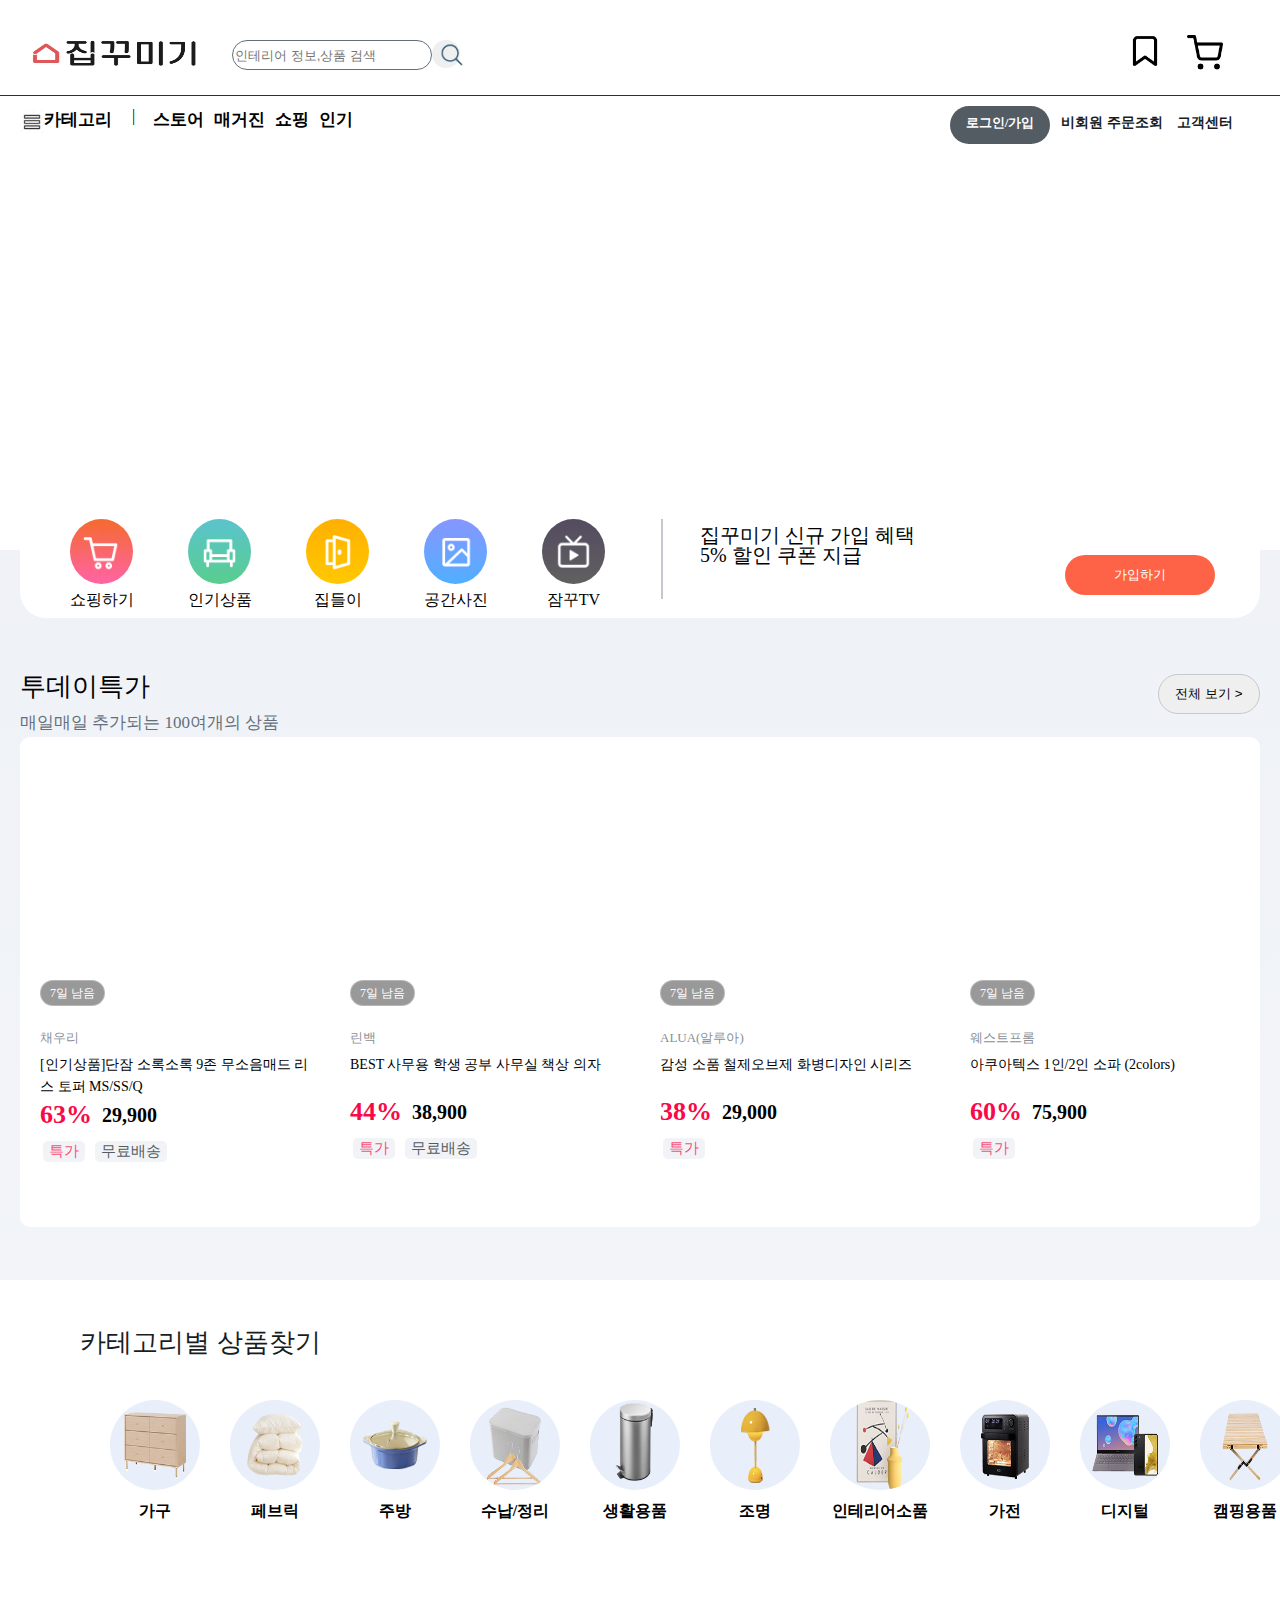
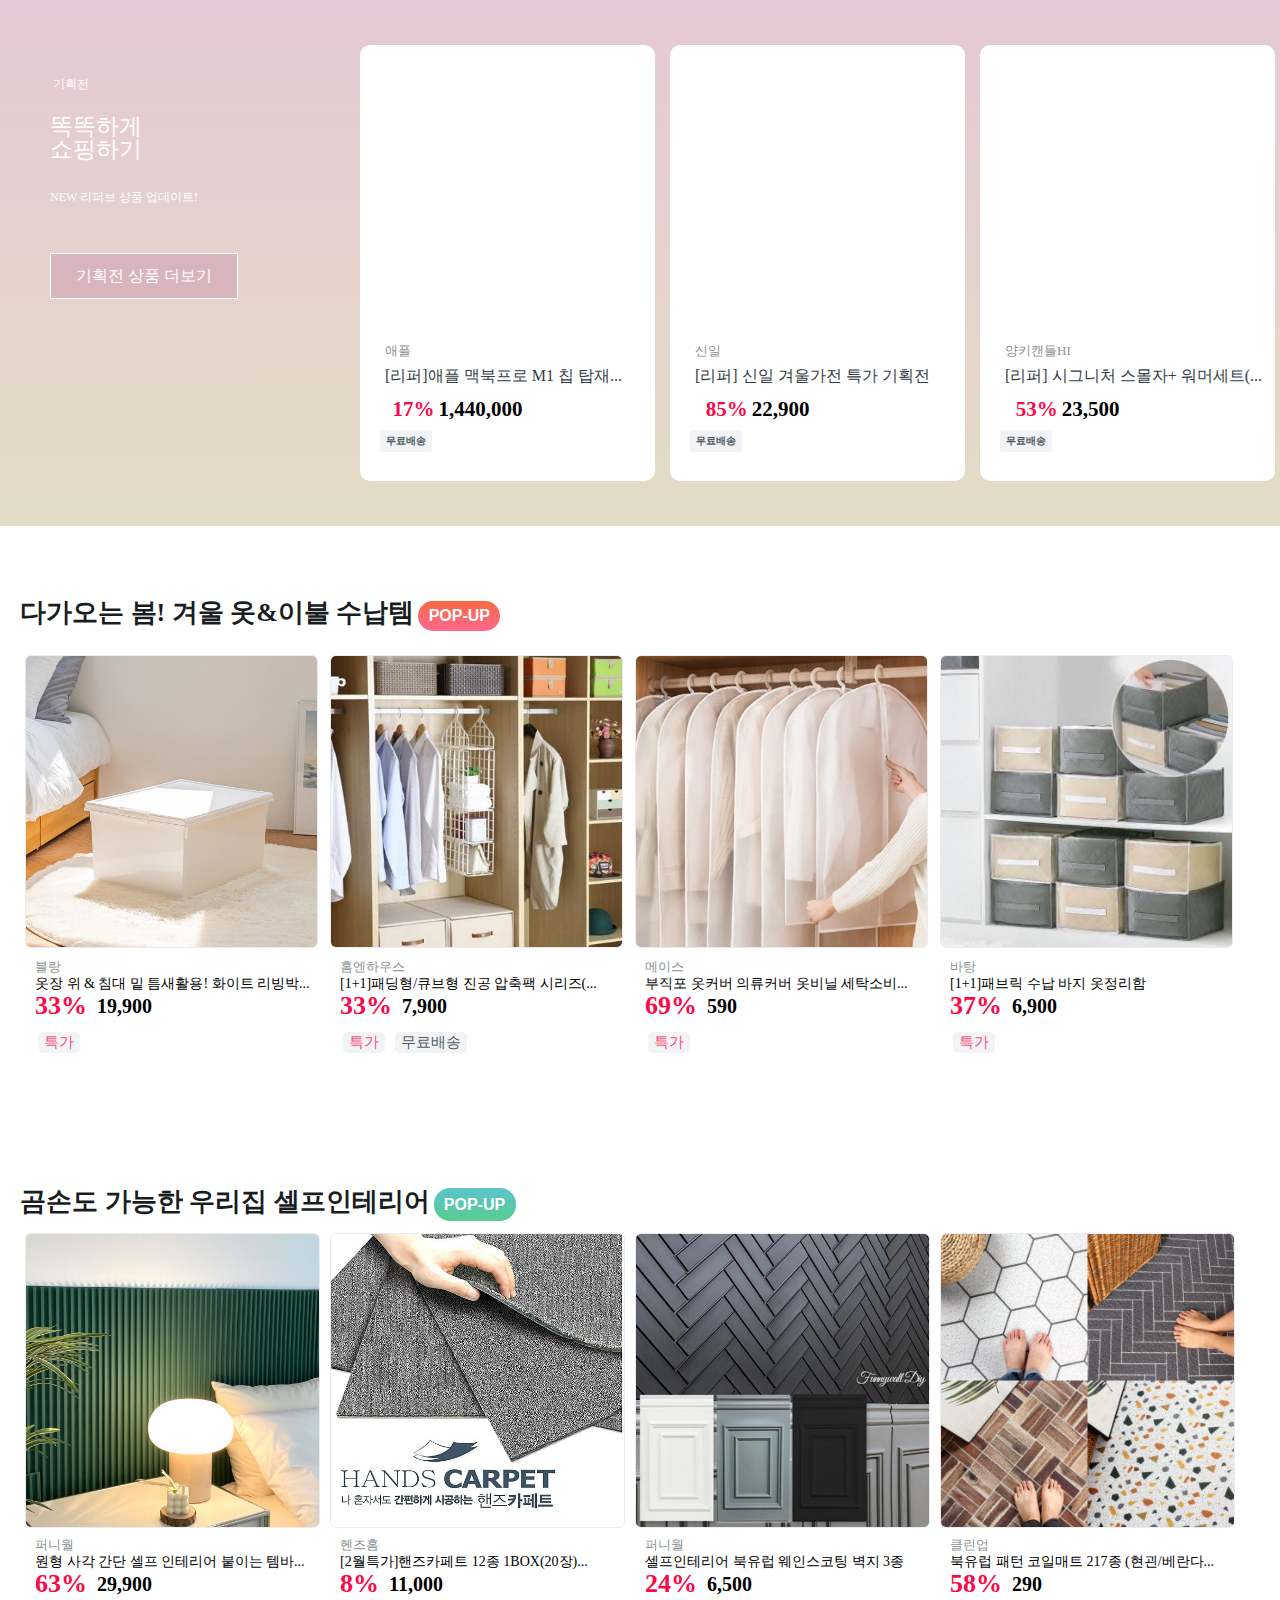
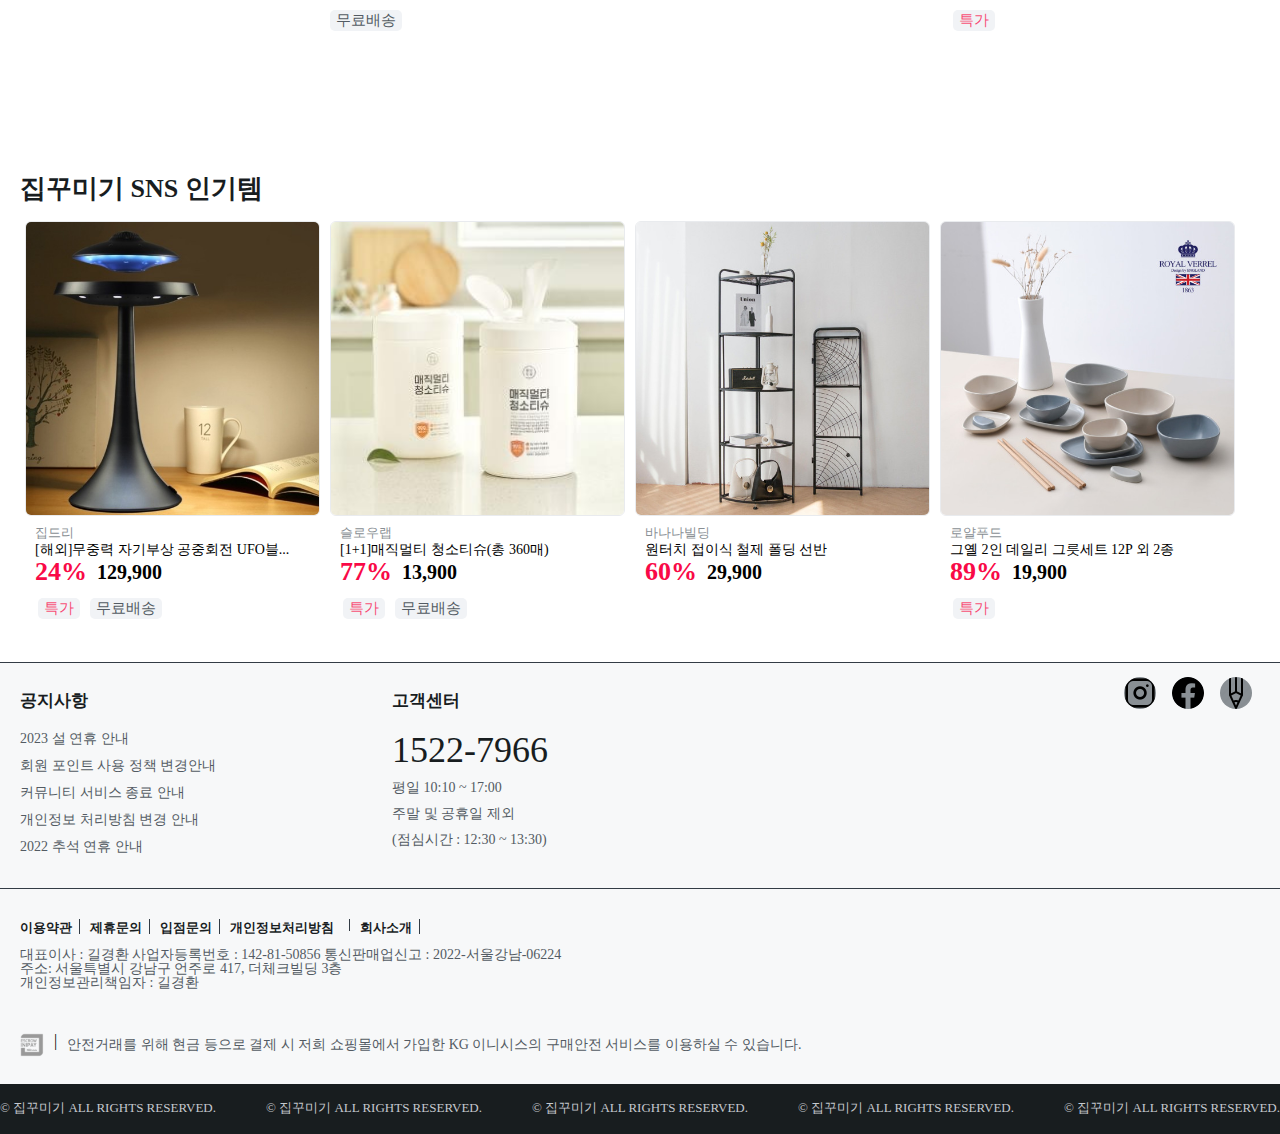
<file: index.html>
<!DOCTYPE html>
<!-- saved from url=(0067)file:///D:/%ED%8F%AC%ED%8A%B8%ED%8F%B4%EB%A6%AC%EC%98%A4/HOUSE.html -->
<html lang="en"><head><meta http-equiv="Content-Type" content="text/html; charset=UTF-8">
    
    <meta http-equiv="X-UA-Compatible" content="IE=edge">
    <meta name="viewport" content="width=device-width, initial-scale=1.0">
    <title>portfolio 집꾸미기</title>
    <link href="css/reset.css" rel="stylesheet">
    <link href="css/main.css" rel="stylesheet">
    <link href="css/common.css" rel="stylesheet">
</head>

<body>
    <header>
        <div id="headertop">
        <div id="logo">
            <a href="#"><img src="img/img_logo/logo.jpg" alt="집 꾸미기 로고"></a>
        </div>
        <div id="search">
            <button>
                <img src="img/img_head/head-img-magnifier.jpg" alt="돋보기">
            </button>
            <input type="text" Placeholder="인테리어 정보,상품 검색">
        </div>
        <div id="category">
            <a href="sub.html" targer="_self"><img src="img/img_head/head-img-bookmark.jpg" alt="북마크"></a>
        </div>
        <div id="showping">
            <a href="sub.html" targer="_self"><img src="img/img_head/head-img-showpping.jpg" alt="쇼핑"></a>
        </div>
        </div>
        <div id="line">
        </div>
        <div id="headerbottom">
            <nav>
                <ul>
                    <div class="navhead">
                        <img src="img/img_nav/nav-img.jpg" alt="카테고리그림">
                    </div>
                    <li><a href="sub.html" target="_self"><b>카테고리</b></a></li>
                    <div class="slash">|</div>
                    <li><a href="sub.html" target="_self"><b>스토어</b></a></li>
                    <li><a href="sub.html" target="_self"><b>매거진</b></a></li>
                    <li><a href="sub.html" target="_self"><b>쇼핑</b></a></li>
                    <li><a href="sub.html" target="_self"><b>인기</b></a></li>
                </ul>
            </nav>
        <div id="headerright">
            <a href="join.html" targer="_self">
                <div class="headerright1">
                    <span>로그인/가입</span>
                </div>
            </a>
            <a href="login.html" targer="_self">
                <div class="headerright2">
                    <span>비회원 주문조회</span>
                </div>
            </a>
            <a href="sub.html" targer="_self">
                <div class="headerright3">
                    <span>고객센터</span>
                </div>
            </a>
        </div>
        </div>
    </header>


    <div id="slider">
    </div>

    
    <section>
        <div id="section1">
            <div id="section1left">
                <div class="showpping">
                    <a href="sub.html" targer="_self"><img src="img/img_section1/section1-showpping.jpg" alt="쇼핑하기"></a>
                    <span>쇼핑하기</span>
                </div>
                <div class="popular">
                    <a href="sub.html" targer="_self"><img src="img/img_section1/section1-popular.png" alt="인기상품"></a>
                    <span>인기상품</span>
                </div>
                <div class="house">
                    <a href="sub.html" targer="_self"><img src="img/img_section1/section1-house.png" alt="집들이이"></a>
                    <span>집들이</span>
                </div>
                <div class="picture">
                    <a href="sub.html" targer="_self"><img src="img/img_section1/section1-picture.png" alt="공간사진"></a>
                    <span>공간사진</span>
                </div>
                <div class="tv">
                    <a href="sub.html" targer="_self"><img src="img/img_section1/section1-tv.png" alt="잠꾸TV2"></a>
                    <span>잠꾸TV</span>
                </div>
            </div>
            <div id="section1center">
            </div>
            <div id="section1right">
                <h4>집꾸미기 신규 가입 혜택<br>
                5% 할인 쿠폰 지급</h4>
                <button>가입하기</button>
            </div>
        </div>

        <div id="section2">
            <div id="section2top">
                <span>투데이특가</span>
                <button>전체 보기 ></button>
            </div>
            <div id="section2center">
                <span>매일매일 추가되는 100여개의 상품</span>
            </div>
            <div id="section2bottom">
                <div class="iconbox1">
                    <div class="background-image-today-1">
                        <span>7일 남음</span>
                    </div>
                    <p>채우리</p>
                    <span>[인기상품]단잠 소록소록 9존 무소음매드
                    리스 토퍼 MS/SS/Q</span>
                    <div class="persentspan">
                        <span>63%</span>
                    </div>
                    <div class="priceblack">
                        <span>29,900</span>
                    </div>
                    <button>특가</button>
                    <button class="free">무료배송</button>
                </div>
                <div class="iconbox1">
                    <div class="background-image-today-2">
                        <span>7일 남음</span>
                    </div>
                    <p>린백</p>
                    <span>BEST 사무용 학생 공부 사무실 책상 의자</span>
                    <div class="persentspan-nth2">
                        <span>44%</span>
                    </div>
                    <div class="priceblack-nth2">
                        <span>38,900</span>
                    </div>
                    <button>특가</button>
                    <button class="free">무료배송</button>
                </div>
                <div class="iconbox1">
                    <div class="background-image-today-3">
                        <span>7일 남음</span>
                    </div>
                    <p>ALUA(알루아)</p>
                    <span>감성 소품 철제오브제 화병디자인 시리즈</span>
                    <div class="persentspan-nth3">
                        <span>38%</span>
                    </div>
                    <div class="priceblack-nth3">
                        <span>29,000</span>
                    </div>
                    <button>특가</button>
                </div>
                <div class="iconbox1">
                    <div class="background-image-today-4">
                        <span>7일 남음</span>
                    </div>
                    <p>웨스트프롬</p>
                    <span>아쿠아텍스 1인/2인 소파 (2colors)</span>
                    <div class="persentspan-nth4">
                        <span>60%</span>
                    </div>
                    <div class="priceblack-nth4">
                        <span>75,900</span>
                    </div>
                    <button>특가</button>
                </div>
            </div>
        </div>

        <div id="section3">
            <div id="section3top">
                <span><b>카테고리별 상품찾기</b></span>
            </div>
            <div id="section3bottom">
                <div id="iconbox2">
                    <div class="iconbox2">
                        <a href="sub.html" targer="_self"><img src="img/img_section3/section3-img1.png" alt="가구"></a>
                    <span>가구</span>
                    </div>
                    <div class="iconbox2">
                        <a href="sub.html" targer="_self"><img src="img/img_section3/section3-img2.png" alt="페브릭"></a>
                    <span>페브릭</span>
                    </div>
                    <div class="iconbox2">
                        <a href="sub.html" targer="_self"><img src="img/img_section3/section3-img3.png" alt="주방"></a>
                    <span>주방</span>
                    </div>
                    <div class="iconbox2">
                        <a href="sub.html" targer="_self"><img src="img/img_section3/section3-img4.png" alt="수납/정리"></a>
                    <span>수납/정리</span>
                    </div>
                    <div class="iconbox2">
                        <a href="sub.html" targer="_self"><img src="img/img_section3/section3-img5.png" alt="생활용품"></a>
                    <span>생활용품</span>
                    </div>
                    <div class="iconbox2">
                        <a href="sub.html" targer="_self"><img src="img/img_section3/section3-img6.png" alt="조명"></a>
                    <span>조명</span>
                    </div>
                    <div id="iconboxsopum">
                        <a href="sub.html" targer="_self"><img src="img/img_section3/section3-img7.png" alt="인테리어소품"></a>
                    <span>인테리어소품</span>
                    </div>
                    <div class="iconbox2">
                        <a href="sub.html" targer="_self"><img src="img/img_section3/section3-img8.png" alt="가전"></a>
                    <span>가전</span>
                    </div>
                    <div class="iconbox2">
                        <a href="sub.html" targer="_self"><img src="img/img_section3/section3-img9.png" alt="디지털"></a>
                    <span>디지털</span>
                    </div>
                    <div class="iconbox2">
                        <a href="sub.html" targer="_self"><img src="img/img_section3/section3-img10.png" alt="캠핑용품"></a>
                    <span>캠핑용품</span>
                    </div>
                </div>
            </div>
        </div>

        <div id="section4">
            <div id="section4center">
                <div class="section4box-left">
                    <div class="span-left-top">
                        <span>기획전</span>
                    </div>
                    <span>똑똑하게<br>
                    쇼핑하기</span>
                    <p>NEW 리퍼브 상품 업데이트!</p>
                    <button>기획전 상품 더보기</button>
                </div>
                <div class="section4box">
                    <div class="background-image-smart1">
                    </div>
                    <p><b>애플</b></p>
                    <span>[리퍼]애플 맥북프로 M1 칩 탑재...</span>
                    <div class="background-image-smart1-persent1">
                        <span>17%</span>
                    </div>
                    <div class="background-image-smart1-priceblack1">
                        <span>1,440,000</span>
                    </div>
                    <div class="background-image-smart1-button">
                    <button>무료배송</button>
                    </div>
                </div>
                <div class="section4box">
                    <div class="background-image-smart2">
                    </div>
                    <p><b>신일</b></p>
                    <span>[리퍼] 신일 겨울가전 특가 기획전</span>
                    <div class="background-image-smart2-persent2">
                        <span>85%</span>
                    </div>
                    <div class="background-image-smart2-priceblack2">
                        <span>22,900</span>
                    </div>
                    <div class="background-image-smart2-button">
                    <button>무료배송</button>
                    </div>
                </div>
                <div class="section4box">
                    <div class="background-image-smart3">
                    </div>
                    <p><b>양키캔들HI</b></p>
                    <span>[리퍼] 시그니처 스몰자+ 워머세트(...</span>
                    <div class="background-image-smart3-persent3">
                        <span>53%</span>
                    </div>
                    <div class="background-image-smart3-priceblack3">
                        <span>23,500</span>
                    </div>
                    <div class="background-image-smart3-button">
                    <button>무료배송</button>
                    </div>
                </div>
            </div>
        </div>

        <div id="section5">
            <div id="section5top">
                <span>다가오는 봄! 겨울 옷&이불 수납템</span>
                <button>POP-UP</button>
            </div>
            <div id="section5bottom">
                <div class="section5box">
                    <div class="background-image-popup-img1">
                    <a href="sub.html" targer="_self"><img src="img/img_popup1/popup-img1.jpg" alt="블랑 리빙박스"></a>
                    </div>
                    <p>블랑</p>
                    <span>옷장 위 & 침대 밑 틈새활용! 화이트 리빙박...</span>
                    <div class="persentspan">
                        <span>33%</span>
                    </div>
                    <div class="priceblack">
                        <span>19,900</span>
                    </div>
                    <button class="popup-button">특가</button>
                </div>
                <div class="section5box">
                    <div class="background-image-popup-img2">
                    <a href="sub.html" targer="_self"><img src="img/img_popup1/popup-img2.jpg" alt="홈엔하우스 옷장" ></a>
                    </div>
                    <p>홈엔하우스</p>
                    <span>[1+1]패딩형/큐브형 진공 압축팩 시리즈(...</span>
                    <div class="persentspan">
                        <span>33%</span>
                    </div>
                    <div class="priceblack">
                        <span>7,900</span>
                    </div>
                    <button class="popup-button">특가</button>
                    <button class="popup-free">무료배송</button>
                </div>
                <div class="section5box">
                    <div class="background-image-popup-img3">
                    <a href="sub.html" targer="_self"><img src="img/img_popup1/popup-img3.jpg" alt="메이스 부직포"></a>
                    </div>
                    <p>메이스</p>
                    <span>부직포 옷커버 의류커버 옷비닐 세탁소비...</span>
                    <div class="persentspan">
                        <span>69%</span>
                    </div>
                    <div class="priceblack">
                        <span>590</span>
                    </div>
                    <button class="popup-button">특가</button>
                </div>
                <div class="section5box">
                    <div class="background-image-popup-img4">
                    <a href="sub.html" targer="_self"><img src="img/img_popup1/popup-img4.jpg" alt="바지 수납 옷 정리함" ></a>
                    </div>
                    <p>바탕</p>
                    <span>[1+1]패브릭 수납 바지 옷정리함</span>
                    <div class="persentspan">
                        <span>37%</span>
                    </div>
                    <div class="priceblack">
                        <span>6,900</span>
                    </div>
                    <button class="popup-button">특가</button>
                </div>
            </div>
        </div>

        <div id="section6">
            <div id="section6top">
                <span>곰손도 가능한 우리집 셀프인테리어</span>
                <button>POP-UP</button>
            </div>
            <div id="section6bottom">
                <div class="section6box">
                    <div class="background-image-popup2-img1">
                    <a href="sub.html" targer="_self"><img src="img/img_popup2/popup2-img1.jpg" alt="퍼니월 붙이는 템바보드" ></a>
                    </div>
                    <p>퍼니월</p>
                    <span>원형 사각 간단 셀프 인테리어 붙이는 템바...</span>
                    <div class="persentspan">
                        <span>63%</span>
                    </div>
                    <div class="priceblack">
                        <span>29,900</span>
                    </div>
                </div>
                <div class="section6box">
                    <div class="background-image-popup2-img2">
                    <a href="sub.html" targer="_self"><img src="img/img_popup2/popup2-img2.jpg" alt="핸즈홈카페트" ></a>
                    </div>
                    <p>헨즈홈</p>
                    <span>[2월특가]핸즈카페트 12종 1BOX(20장)...</span>
                    <div class="persentspan">
                        <span>8%</span>
                    </div>
                    <div class="priceblack">
                        <span>11,000</span>
                    </div>
                    <button class="popup2-free">무료배송</button>
                </div>
                <div class="section6box">
                    <div class="background-image-popup2-img3">
                    <a href="sub.html" targer="_self"><img src="img/img_popup2/popup2-img3.jpg" alt="퍼니월 웨인스코팅 벽지" ></a>
                    </div>
                    <p>퍼니월</p>
                    <span>셀프인테리어 북유럽 웨인스코팅 벽지 3종</span>
                    <div class="persentspan">
                        <span>24%</span>
                    </div>
                    <div class="priceblack">
                        <span>6,500</span>
                    </div>
                </div>
                <div class="section6box">
                    <div class="background-image-popup2-img4">
                    <a href="sub.html" targer="_self"><img src="img/img_popup2/popup2-img4.jpg" alt="클린업 코일매트"></a>
                    </div>
                    <p>클린업</p>
                    <span>북유럽 패턴 코일매트 217종 (현괸/베란다...</span>
                    <div class="persentspan">
                        <span>58%</span>
                    </div>
                    <div class="priceblack">
                        <span>290</span>
                    </div>
                    <button class="popup2-button">특가</button>
                </div>
            </div>
        </div>

        <div id="section7">
            <div id="section7top">
                <span>집꾸미기 SNS 인기템</span>
            </div>
            <div id="section7bottom">
                <div class="section7box">
                    <div class="background-image-sns-img1">
                    <a href="sub.html" targer="_self"><img src="img/img_sns/sns-img1.jpg" alt="집드리 공중회전"></a>
                    </div>
                    <p>집드리</p>
                    <span>[해외]무중력 자기부상 공중회전 UFO블...</span>
                    <div class="persentspan">
                        <span>24%</span>
                    </div>
                    <div class="priceblack">
                        <span>129,900</span>
                    </div>
                    <button class="sns-button">특가</button>
                    <button class="sns-free">무료배송</button>
                </div>
                <div class="section7box">
                    <div class="background-image-sns-img2">
                    <a href="sub.html" targer="_self"><img src="img/img_sns/sns-img2.jpg" alt="슬로우랩 청소티슈"></a>
                    </div>
                    <p>슬로우랩</p>
                    <span>[1+1]매직멀티 청소티슈(총 360매)</span>
                    <div class="persentspan">
                        <span>77%</span>
                    </div>
                    <div class="priceblack">
                        <span>13,900</span>
                    </div>
                    <button class="sns-button">특가</button>
                    <button class="sns-free">무료배송</button>
                </div>
                <div class="section7box">
                    <div class="background-image-sns-img3">
                    <a href="sub.html" targer="_self"><img src="img/img_sns/sns-img3.jpg" alt="바나나빌딩 폴딩 선반" ></a>
                    </div>
                    <p>바나나빌딩</p>
                    <span>원터치 접이식 철제 폴딩 선반</span>
                    <div class="persentspan">
                        <span>60%</span>
                    </div>
                    <div class="priceblack">
                        <span>29,900</span>
                    </div>
                    </div>
                <div class="section7box">
                    <div class="background-image-sns-img4">
                    <a href="sub.html" targer="_self"><img src="img/img_sns/sns-img4.jpg" alt="로얄푸드 데일리 그릇세트"></a>
                    </div>
                    <p>로얄푸드</p>
                    <span>그옐 2인 데일리 그릇세트 12P 외 2종</span>
                    <div class="persentspan">
                        <span>89%</span>
                    </div>
                    <div class="priceblack">
                        <span>19,900</span>
                    </div>
                    <button class="sns-button">특가</button>
                </div>
            </div>
        </div>

    </section>


    <footer>
        <div id="footerline1">
        </div>
        <div id="footer1">
            <div id="footerbottom">
                <div id="footerbottom1">
                    <div class="footerspan1">
                        <span>공지사항</span>
                    </div>
                    <div class="footerbottom1">
                        <span>2023 설 연휴 안내</span>
                    </div>
                    <div class="footerbottom1">
                        <span>회원 포인트 사용 정책 변경안내</span>
                    </div>
                    <div class="footerbottom1">
                        <span>커뮤니티 서비스 종료 안내</span>
                    </div>
                    <div class="footerbottom1">
                        <span>개인정보 처리방침 변경 안내</span>
                    </div>
                    <div class="footerbottom1">
                        <span>2022 추석 연휴 안내</span>
                    </div>
                </div>
                <div id="footerbottom2">
                    <div class="footerspan2">
                        <span><b>고객센터</b></span>
                    </div>
                    <div class="phone">
                        <span>1522-7966</span>
                    </div >
                    <div class="footerbottom2-span">
                        <span>평일 10:10 ~ 17:00 <br>
                        주말 및 공휴일 제외 <br>
                    (점심시간 : 12:30 ~ 13:30)</span>
                    </div>
                </div>
                <div id="footerbottom3">
                    <a href="sub.html" targer="_self"><img src="img/img_footer/footer-img1.jpg" alt="네이버포스트"></a>
                    <a href="sub.html" targer="_self"><img src="img/img_footer/footer-img2.jpg" alt="페이스북"></a>
                    <a href="sub.html" targer="_self"><img src="img/img_footer/footer-img3.jpg" alt="인스타그램"></a>
                </div>
        </div>
        </div>
        <div id="footerline2">
        </div>
        <div id="footer2">
            <div id="footer2bottom1">
                <div class="footer2bottom">
                    <span><a href="sub.html" targer="_self">이용약관</a></span>
                </div>
                <div class="footer2bottom">
                    <span><a href="sub.html" targer="_self">제휴문의</a></span>
                </div>
                <div class="footer2bottom">
                    <span><a href="sub.html" targer="_self">입점문의</a></span>
                </div>
                <div class="footer2bottom">
                    <span><a href="sub.html" targer="_self">개인정보처리방침</a></span>
                </div>
                <div class="footer2bottom">
                    <span><a href="sub.html" targer="_self">회사소개</a></span>
                </div>
            </div>

            <div id="footer2bottom2">
                <span>대표이사 : 길경환    사업자등록번호 : 142-81-50856  통신판매업신고 : 2022-서울강남-06224<br>
                    주소: 서울특별시 강남구 언주로 417, 더체크빌딩 3층<br>
                    개인정보관리책임자 : 길경환<br>
                    </span>
            </div>

            <div id="footer2bottom3">
                <div id="footer2bottom3img">
                    <a href="sub.html" targer="_self"><img src="img/img_footer/footer-img4.png" alt="푸터2바텀3이미지"></a>
                </div>

                <div id="footer2bottom3stick">
                    <span>|</span>
                </div>
                <p>안전거래를 위해 현금 등으로 결제 시 저희 쇼핑몰에서 가입한 KG 이니시스의 구매안전 서비스를 이용하실 수 있습니다.
                </p>
            </div>
        </div>
        <div id="footer3">
                <span>© 집꾸미기 ALL RIGHTS RESERVED.</span>
                <span>© 집꾸미기 ALL RIGHTS RESERVED.</span>
                <span>© 집꾸미기 ALL RIGHTS RESERVED.</span>
                <span>© 집꾸미기 ALL RIGHTS RESERVED.</span>
                <span>© 집꾸미기 ALL RIGHTS RESERVED.</span>
                <span>© 집꾸미기 ALL RIGHTS RESERVED.</span>
                <span>© 집꾸미기 ALL RIGHTS RESERVED.</span>
                <span>© 집꾸미기 ALL RIGHTS RESERVED.</span>
                <span>© 집꾸미기 ALL RIGHTS RESERVED.</span>
                <span>© 집꾸미기 ALL RIGHTS RESERVED.</span>
                <span>© 집꾸미기 ALL RIGHTS RESERVED.</span>
                <span>© 집꾸미기 ALL RIGHTS RESERVED.</span>
                <span>© 집꾸미기 ALL RIGHTS RESERVED.</span>
                <span>© 집꾸미기 ALL RIGHTS RESERVED.</span>
                <span>© 집꾸미기 ALL RIGHTS RESERVED.</span>
                <span>© 집꾸미기 ALL RIGHTS RESERVED.</span>
                <span>© 집꾸미기 ALL RIGHTS RESERVED.</span>
            </div>
        </div>
    </footer>


</body>
</html>
</file>
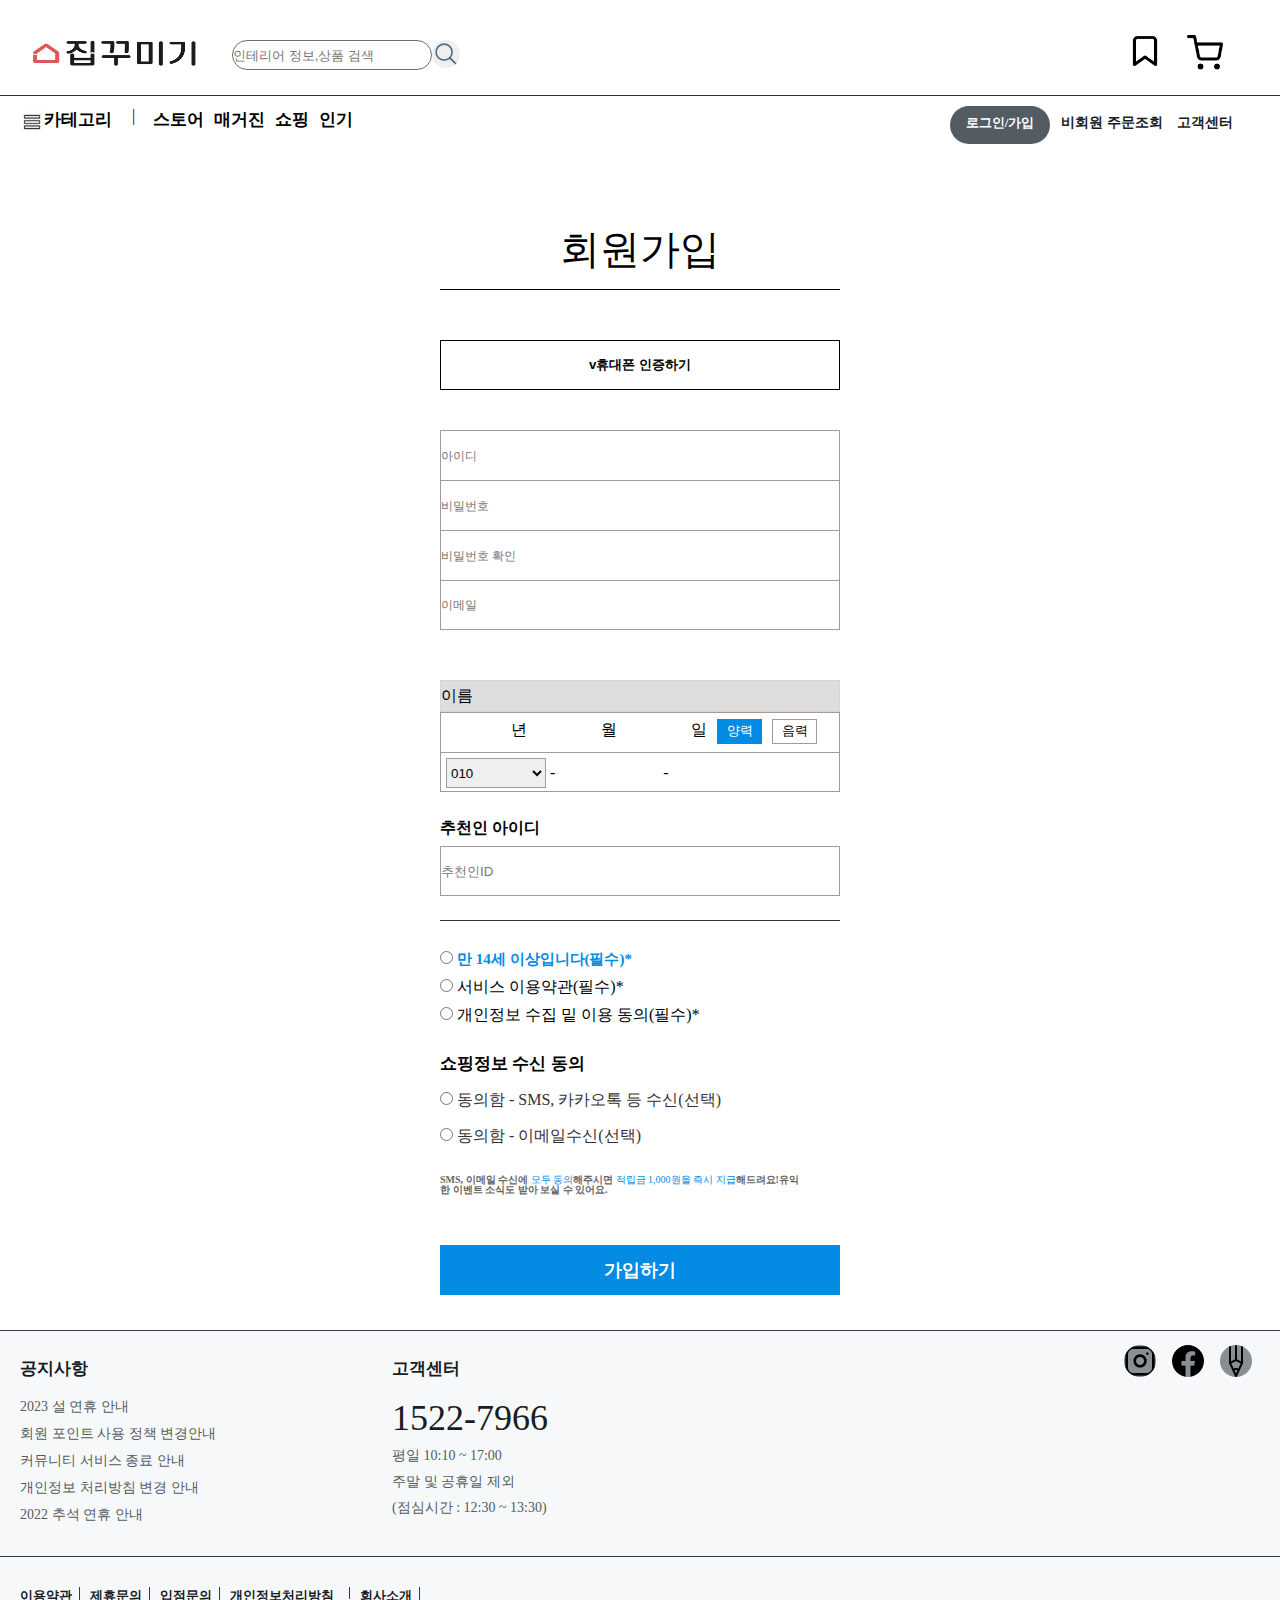
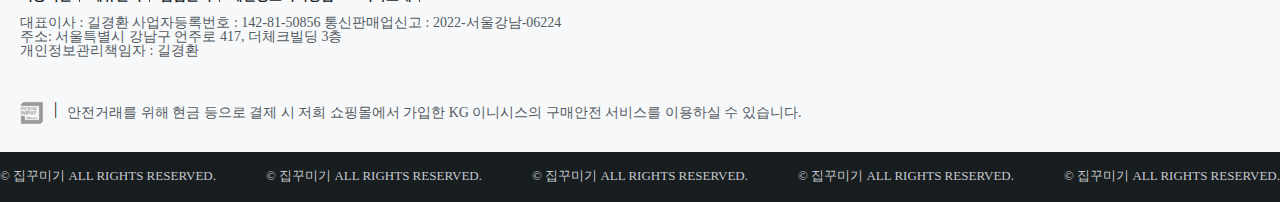
<file: join.html>
<!DOCTYPE html>
<!-- saved from url=(0067)file:///D:/%ED%8F%AC%ED%8A%B8%ED%8F%B4%EB%A6%AC%EC%98%A4/HOUSE.html -->
<html lang="en"><head><meta http-equiv="Content-Type" content="text/html; charset=UTF-8">
    
    <meta http-equiv="X-UA-Compatible" content="IE=edge">
    <meta name="viewport" content="width=device-width, initial-scale=1.0">
    <title>portfolio 집꾸미기</title>
    <link href="css/reset.css" rel="stylesheet">
    <link href="css/common.css" rel="stylesheet">
    <link href="css/join.css" rel="stylesheet">
</head>
<body>
    <header>
        <div id="headertop">
        <div id="logo">
            <a href="index.html" target="_self"><img src="img/img_logo/logo.jpg" alt="집 꾸미기 로고"></a>
        </div>
        <div id="search">
            <button>
                <img src="img/img_head/head-img-magnifier.jpg" alt="돋보기">
            </button>
            <input type="text" Placeholder="인테리어 정보,상품 검색">
        </div>
        <div id="category">
            <a href="index.html" target="_self"><img src="img/img_head/head-img-bookmark.jpg" alt="북마크"></a>
        </div>
        <div id="showping">
            <a href="index.html" target="_self"><img src="img/img_head/head-img-showpping.jpg" alt="쇼핑"></a>
        </div>
        </div>
        <div id="line">
        </div>
        <div id="headerbottom">
            <nav>
                <ul>
                    <div class="navhead">
                        <img src="img/img_nav/nav-img.jpg" alt="카테고리그림">
                    </div>
                    <li><a href="index.html" target="_self"><b>카테고리</b></a></li>
                    <div class="slash">|</div>
                    <li><a href="index.html" target="_self"><b>스토어</b></a></li>
                    <li><a href="index.html" target="_self"><b>매거진</b></a></li>
                    <li><a href="sub.html" target="_self"><b>쇼핑</b></a></li>
                    <li><a href="sub.html" target="_self"><b>인기</b></a></li>
                </ul>
            </nav>
        <div id="headerright">
            <a href="#">
                <div class="headerright1">
                    <span>로그인/가입</span>
                </div>
            </a>
            <a href="login.html" target="_self">
                <div class="headerright2">
                    <span>비회원 주문조회</span>
                </div>
            </a>
            <a href="index.html" target="_self">
                <div class="headerright3">
                    <span>고객센터</span>
                </div>
            </a>
        </div>
        </div>
    </header>
    
    <main id="sub-join">
        <h1>회원가입</h1>
        <button>v휴대폰 인증하기</button>
        
        <div id="sub-id-password">
            <form>
                <div>
                    <input type="text" id="id" placeholder="아이디" size="55"><br>
                    <input type="text" id="password" placeholder="비밀번호" size="55"><br>
                    <input type="text" id="password-onemore" placeholder="비밀번호 확인" size="55"><br>
                    <input type="email" id="email" placeholder="이메일" size="55"> 
                </div>
            </form>
        </div>
        <div id="human">
            <div class="name">
                <h1>이름</h1>
            </div>
            <div id="birthday">
               <form>
                    <input type="text" id="date" maxlength="4">년
                    <input type="text" id="month" maxlength="2">월
                    <input type="text" id="day" maxlength="2">일
                    <button>양력</button>
                    <button class="button">음력</button>
                </form>
            </div>
            <div id="phonenumber">
                <select>
                    <option>010</option>
                    <option>011</option>
                    <option>016</option>
                    <option>017</option>
                    <option>018</option>
                    <option>019</option>
                </select>
                -
                <input type="text" class="phonenumber">
                -
                <input type="text" class="phonenumber">
            </div>
        </div>
        <div id="person">
            <span>추천인 아이디</span>
            <div id="recommendation">
                <input type="text" placeholder="추천인ID">
            </div>
        </div>
        <div id="age">
            <form>
                <input type="radio">
                <label class="age">만 14세 이상입니다(필수)*</label><br>
                <input type="radio">
                <label>서비스 이용약관(필수)*</label><br>
                <input type="radio">
                <label>개인정보 수집 밑 이용 동의(필수)*</label>
                </form>
        </div>
        <div id="sms">
            <span>쇼핑정보 수신 동의</span>
            <form>
                <input type="radio">
                <label>동의함 - SMS, 카카오톡 등 수신(선택)</label><br>
                <input type="radio">
                <label>동의함 - 이메일수신(선택)</lavel>
            </form>
        </div>
        <p>SMS, 이메일 수신에 <span>모두 동의</span>해주시면 <span>적립금 1,000원을 즉시 지급</span>해드려요!유익<br>
        한 이벤트 소식도 받아 보실 수 있어요.</p>
        <button class="join">가입하기</button>





    </main>


    <footer>
        <div id="footerline1">
        </div>
        <div id="footer1">
            <div id="footerbottom">
                <div id="footerbottom1">
                    <div class="footerspan1">
                        <span>공지사항</span>
                    </div>
                    <div class="footerbottom1">
                        <span>2023 설 연휴 안내</span>
                    </div>
                    <div class="footerbottom1">
                        <span>회원 포인트 사용 정책 변경안내</span>
                    </div>
                    <div class="footerbottom1">
                        <span>커뮤니티 서비스 종료 안내</span>
                    </div>
                    <div class="footerbottom1">
                        <span>개인정보 처리방침 변경 안내</span>
                    </div>
                    <div class="footerbottom1">
                        <span>2022 추석 연휴 안내</span>
                    </div>
                </div>
                <div id="footerbottom2">
                    <div class="footerspan2">
                        <span><b>고객센터</b></span>
                    </div>
                    <div class="phone">
                        <span>1522-7966</span>
                    </div >
                    <div class="footerbottom2-span">
                        <span>평일 10:10 ~ 17:00 <br>
                        주말 및 공휴일 제외 <br>
                    (점심시간 : 12:30 ~ 13:30)</span>
                    </div>
                </div>
                <div id="footerbottom3">
                    <a href="index.html" target="_self"><img src="img/img_footer/footer-img1.jpg" alt="네이버포스트"></a>
                    <a href="index.html" target="_self"><img src="img/img_footer/footer-img2.jpg" alt="페이스북"></a>
                    <a hhref="index.html" target="_self"><img src="img/img_footer/footer-img3.jpg" alt="인스타그램"></a>
                </div>
        </div>
        </div>
        <div id="footerline2">
        </div>
        <div id="footer2">
            <div id="footer2bottom1">
                <div class="footer2bottom">
                    <span><a href="#">이용약관</a></span>
                </div>
                <div class="footer2bottom">
                    <span><a href="#">제휴문의</a></span>
                </div>
                <div class="footer2bottom">
                    <span><a href="#">입점문의</a></span>
                </div>
                <div class="footer2bottom">
                    <span><a href="#">개인정보처리방침</a></span>
                </div>
                <div class="footer2bottom">
                    <span><a href="#">회사소개</a></span>
                </div>
            </div>

            <div id="footer2bottom2">
                <span>대표이사 : 길경환    사업자등록번호 : 142-81-50856  통신판매업신고 : 2022-서울강남-06224<br>
                    주소: 서울특별시 강남구 언주로 417, 더체크빌딩 3층<br>
                    개인정보관리책임자 : 길경환<br>
                    </span>
            </div>

            <div id="footer2bottom3">
                <div id="footer2bottom3img">
                    <a href="index.html" target="_self"><img src="img/img_footer/footer-img4.png" alt="푸터2바텀3이미지"></a>
                </div>

                <div id="footer2bottom3stick">
                    <span>|</span>
                </div>
                <p>안전거래를 위해 현금 등으로 결제 시 저희 쇼핑몰에서 가입한 KG 이니시스의 구매안전 서비스를 이용하실 수 있습니다.
                </p>
            </div>
        </div>
        <div id="footer3">
                <span>© 집꾸미기 ALL RIGHTS RESERVED.</span>
                <span>© 집꾸미기 ALL RIGHTS RESERVED.</span>
                <span>© 집꾸미기 ALL RIGHTS RESERVED.</span>
                <span>© 집꾸미기 ALL RIGHTS RESERVED.</span>
                <span>© 집꾸미기 ALL RIGHTS RESERVED.</span>
                <span>© 집꾸미기 ALL RIGHTS RESERVED.</span>
                <span>© 집꾸미기 ALL RIGHTS RESERVED.</span>
                <span>© 집꾸미기 ALL RIGHTS RESERVED.</span>
                <span>© 집꾸미기 ALL RIGHTS RESERVED.</span>
                <span>© 집꾸미기 ALL RIGHTS RESERVED.</span>
                <span>© 집꾸미기 ALL RIGHTS RESERVED.</span>
                <span>© 집꾸미기 ALL RIGHTS RESERVED.</span>
                <span>© 집꾸미기 ALL RIGHTS RESERVED.</span>
                <span>© 집꾸미기 ALL RIGHTS RESERVED.</span>
                <span>© 집꾸미기 ALL RIGHTS RESERVED.</span>
                <span>© 집꾸미기 ALL RIGHTS RESERVED.</span>
                <span>© 집꾸미기 ALL RIGHTS RESERVED.</span>
            </div>
        </div>
    </footer>

</body>
</html>
</file>
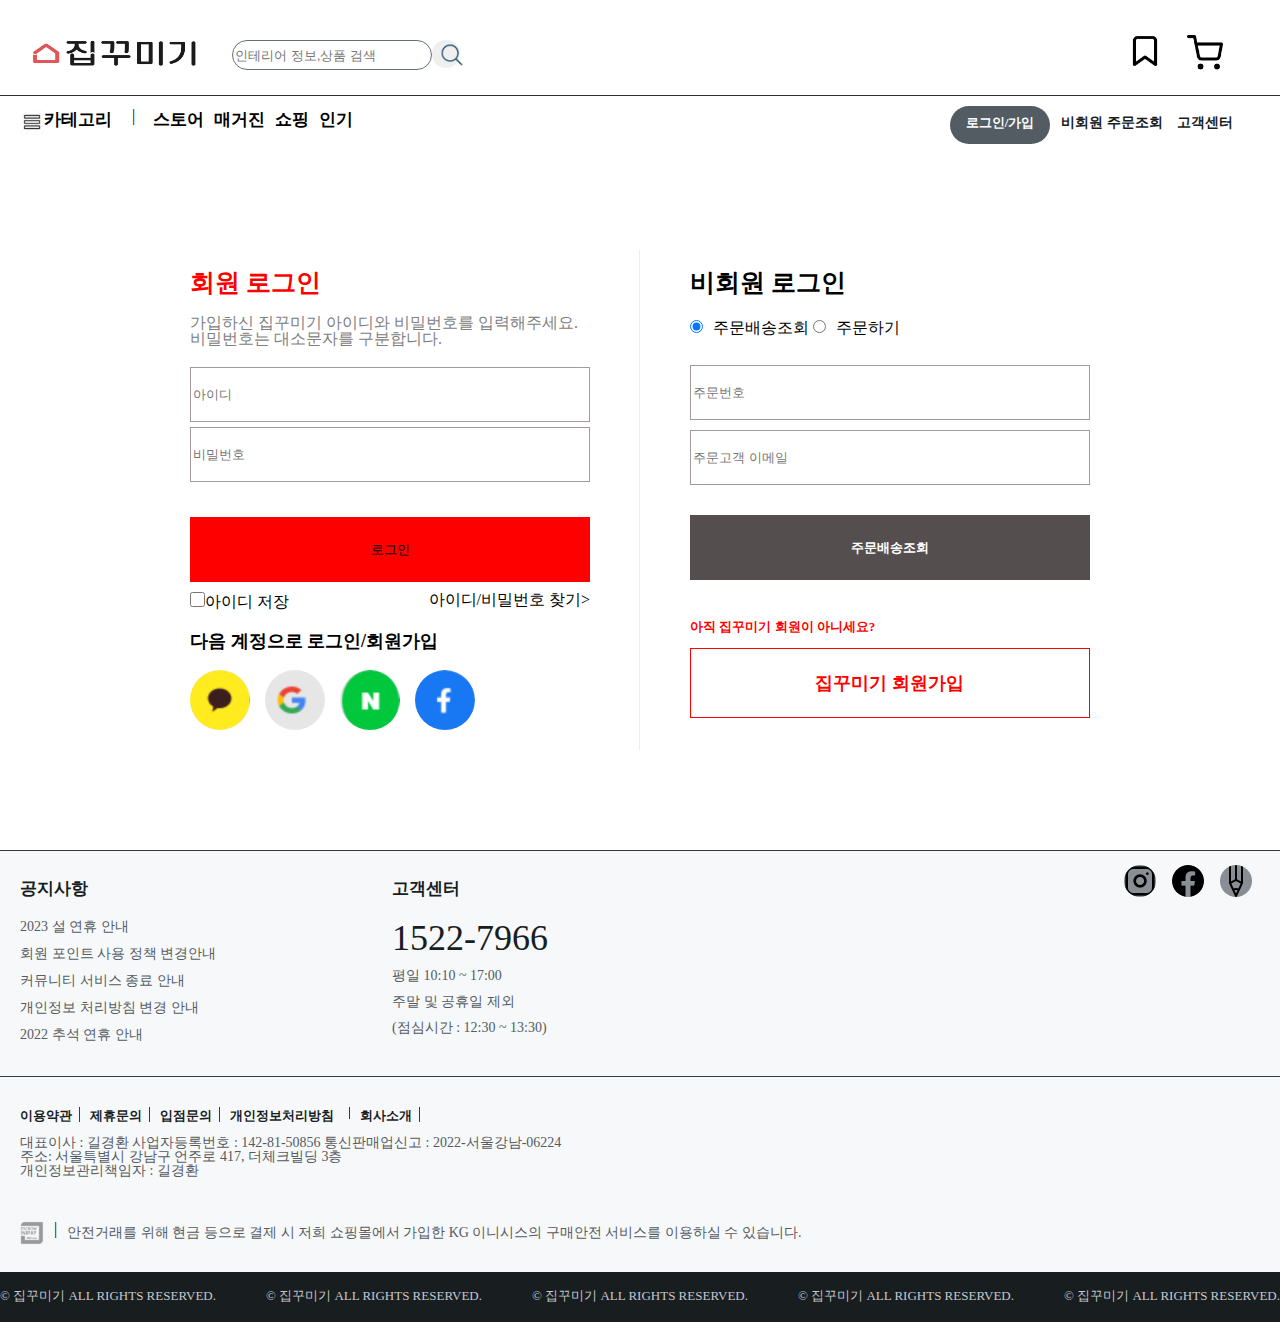
<file: login.html>
<!DOCTYPE html>
<!-- saved from url=(0067)file:///D:/%ED%8F%AC%ED%8A%B8%ED%8F%B4%EB%A6%AC%EC%98%A4/HOUSE.html -->
<html lang="en"><head><meta http-equiv="Content-Type" content="text/html; charset=UTF-8">
    
    <meta http-equiv="X-UA-Compatible" content="IE=edge">
    <meta name="viewport" content="width=device-width, initial-scale=1.0">
    <title>portfolio 집꾸미기</title>
    <link href="css/reset.css" rel="stylesheet">
    <link href="css/common.css" rel="stylesheet">
    <link href="css/login.css" rel="stylesheet">
</head>
<body>
    <header>
        <div id="headertop">
        <div id="logo">
            <a href="index.html" target="_self"><img src="img/img_logo/logo.jpg" alt="집 꾸미기 로고"></a>
        </div>
        <div id="search">
            <button>
                <img src="img/img_head/head-img-magnifier.jpg" alt="돋보기">
            </button>
            <input type="text" Placeholder="인테리어 정보,상품 검색">
        </div>
        <div id="category">
            <a href="index.html" target="_self"><img src="img/img_head/head-img-bookmark.jpg" alt="북마크"></a>
        </div>
        <div id="showping">
            <a href="index.html" target="_self"><img src="img/img_head/head-img-showpping.jpg" alt="쇼핑"></a>
        </div>
        </div>
        <div id="line">
        </div>
        <div id="headerbottom">
            <nav>
                <ul>
                    <div class="navhead">
                        <img src="img/img_nav/nav-img.jpg" alt="카테고리그림">
                    </div>
                    <li><a href="index.html" target="_self"><b>카테고리</b></a></li>
                    <div class="slash">|</div>
                    <li><a href="index.html" target="_self"><b>스토어</b></a></li>
                    <li><a href="index.html" target="_self"><b>매거진</b></a></li>
                    <li><a href="sub.html" target="_self"><b>쇼핑</b></a></li>
                    <li><a href="sub.html" target="_self"><b>인기</b></a></li>
                </ul>
            </nav>
        <div id="headerright">
            <a href="join.html" tarhget="_self">
                <div class="headerright1">
                    <span>로그인/가입</span>
                </div>
            </a>
            <a href="index.html" target="_self">
                <div class="headerright2">
                    <span>비회원 주문조회</span>
                </div>
            </a>
            <a href="index.html" target="_self">
                <div class="headerright3">
                    <span>고객센터</span>
                </div>
            </a>
        </div>
        </div>
    </header>
    
    <main id="login">
        <div id="login2">
            <div id="member">
                <div id="memberlogin">
                    <span>회원 로그인</span>
                    <p>가입하신 집꾸미기 아이디와 비밀번호를 입력해주세요.<br>
                    비밀번호는 대소문자를 구분합니다.</p>
                    <form>
                        <input type="text" placeholder="아이디" id="id"><br>
                        <input type="text" placeholder="비밀번호" id="password"><br>
                        <button>로그인</button><br>
                    </form>
                    <div class="id-password">
                        <input type="checkbox" name="id" value="id" id="checkbox">아이디 저장
                        <p><a href="#">아이디/비밀번호 찾기></a></p>
                    </div>
                    <div class="nextlogin">
                        <span>다음 계정으로 로그인/회원가입</span>
                        <ul>
                            <li>
                                <a href="#"><img src="img/login/img1.jpg" alt="카카오톡"></a>
                            </li>
                            <li>
                                <a href="#"><img src="img/login/img2.jpg" alt="구글"></a>
                            </li>
                            <li>
                                <a href="#"><img src="img/login/img3.jpg" alt="네이버"></a>
                            </li>
                            <li>
                                <a href="#"><img src="img/login/img4.jpg" alt="페이스북"></a>
                            </li>
                        </ul>
                    </div>
                </div>
                <div id="memberlogin2">
                    <span>비회원 로그인</span>
                    <form>
                        <input type="radio" checked>주문배송조회
                            <input type="radio">주문하기
                    </form>
                    <div class="number">
                        <form>
                            <input type="text" placeholder="주문번호" id="order1"><br>
                            <input type="text" placeholder="주문고객 이메일" id="order2">
                        </form>
                    </div>
                    <button>주문배송조회</button>
                    <div class="new">
                        <p>아직 집꾸미기 회원이 아니세요?</p>
                        <button>집꾸미기 회원가입</button>
                    </div>
                </div>
            </div>
        </div>
    </main>
































    <footer>
        <div id="footerline1">
        </div>
        <div id="footer1">
            <div id="footerbottom">
                <div id="footerbottom1">
                    <div class="footerspan1">
                        <span>공지사항</span>
                    </div>
                    <div class="footerbottom1">
                        <span>2023 설 연휴 안내</span>
                    </div>
                    <div class="footerbottom1">
                        <span>회원 포인트 사용 정책 변경안내</span>
                    </div>
                    <div class="footerbottom1">
                        <span>커뮤니티 서비스 종료 안내</span>
                    </div>
                    <div class="footerbottom1">
                        <span>개인정보 처리방침 변경 안내</span>
                    </div>
                    <div class="footerbottom1">
                        <span>2022 추석 연휴 안내</span>
                    </div>
                </div>
                <div id="footerbottom2">
                    <div class="footerspan2">
                        <span><b>고객센터</b></span>
                    </div>
                    <div class="phone">
                        <span>1522-7966</span>
                    </div >
                    <div class="footerbottom2-span">
                        <span>평일 10:10 ~ 17:00 <br>
                        주말 및 공휴일 제외 <br>
                    (점심시간 : 12:30 ~ 13:30)</span>
                    </div>
                </div>
                <div id="footerbottom3">
                    <a href="index.html" target="_self"><img src="img/img_footer/footer-img1.jpg" alt="네이버포스트"></a>
                    <a href="index.html" target="_self"><img src="img/img_footer/footer-img2.jpg" alt="페이스북"></a>
                    <a hhref="index.html" target="_self"><img src="img/img_footer/footer-img3.jpg" alt="인스타그램"></a>
                </div>
        </div>
        </div>
        <div id="footerline2">
        </div>
        <div id="footer2">
            <div id="footer2bottom1">
                <div class="footer2bottom">
                    <span><a href="#">이용약관</a></span>
                </div>
                <div class="footer2bottom">
                    <span><a href="#">제휴문의</a></span>
                </div>
                <div class="footer2bottom">
                    <span><a href="#">입점문의</a></span>
                </div>
                <div class="footer2bottom">
                    <span><a href="#">개인정보처리방침</a></span>
                </div>
                <div class="footer2bottom">
                    <span><a href="#">회사소개</a></span>
                </div>
            </div>

            <div id="footer2bottom2">
                <span>대표이사 : 길경환    사업자등록번호 : 142-81-50856  통신판매업신고 : 2022-서울강남-06224<br>
                    주소: 서울특별시 강남구 언주로 417, 더체크빌딩 3층<br>
                    개인정보관리책임자 : 길경환<br>
                    </span>
            </div>

            <div id="footer2bottom3">
                <div id="footer2bottom3img">
                    <a href="index.html" target="_self"><img src="img/img_footer/footer-img4.png" alt="푸터2바텀3이미지"></a>
                </div>

                <div id="footer2bottom3stick">
                    <span>|</span>
                </div>
                <p>안전거래를 위해 현금 등으로 결제 시 저희 쇼핑몰에서 가입한 KG 이니시스의 구매안전 서비스를 이용하실 수 있습니다.
                </p>
            </div>
        </div>
        <div id="footer3">
                <span>© 집꾸미기 ALL RIGHTS RESERVED.</span>
                <span>© 집꾸미기 ALL RIGHTS RESERVED.</span>
                <span>© 집꾸미기 ALL RIGHTS RESERVED.</span>
                <span>© 집꾸미기 ALL RIGHTS RESERVED.</span>
                <span>© 집꾸미기 ALL RIGHTS RESERVED.</span>
                <span>© 집꾸미기 ALL RIGHTS RESERVED.</span>
                <span>© 집꾸미기 ALL RIGHTS RESERVED.</span>
                <span>© 집꾸미기 ALL RIGHTS RESERVED.</span>
                <span>© 집꾸미기 ALL RIGHTS RESERVED.</span>
                <span>© 집꾸미기 ALL RIGHTS RESERVED.</span>
                <span>© 집꾸미기 ALL RIGHTS RESERVED.</span>
                <span>© 집꾸미기 ALL RIGHTS RESERVED.</span>
                <span>© 집꾸미기 ALL RIGHTS RESERVED.</span>
                <span>© 집꾸미기 ALL RIGHTS RESERVED.</span>
                <span>© 집꾸미기 ALL RIGHTS RESERVED.</span>
                <span>© 집꾸미기 ALL RIGHTS RESERVED.</span>
                <span>© 집꾸미기 ALL RIGHTS RESERVED.</span>
            </div>
        </div>
    </footer>

</body>
</html>
</file>
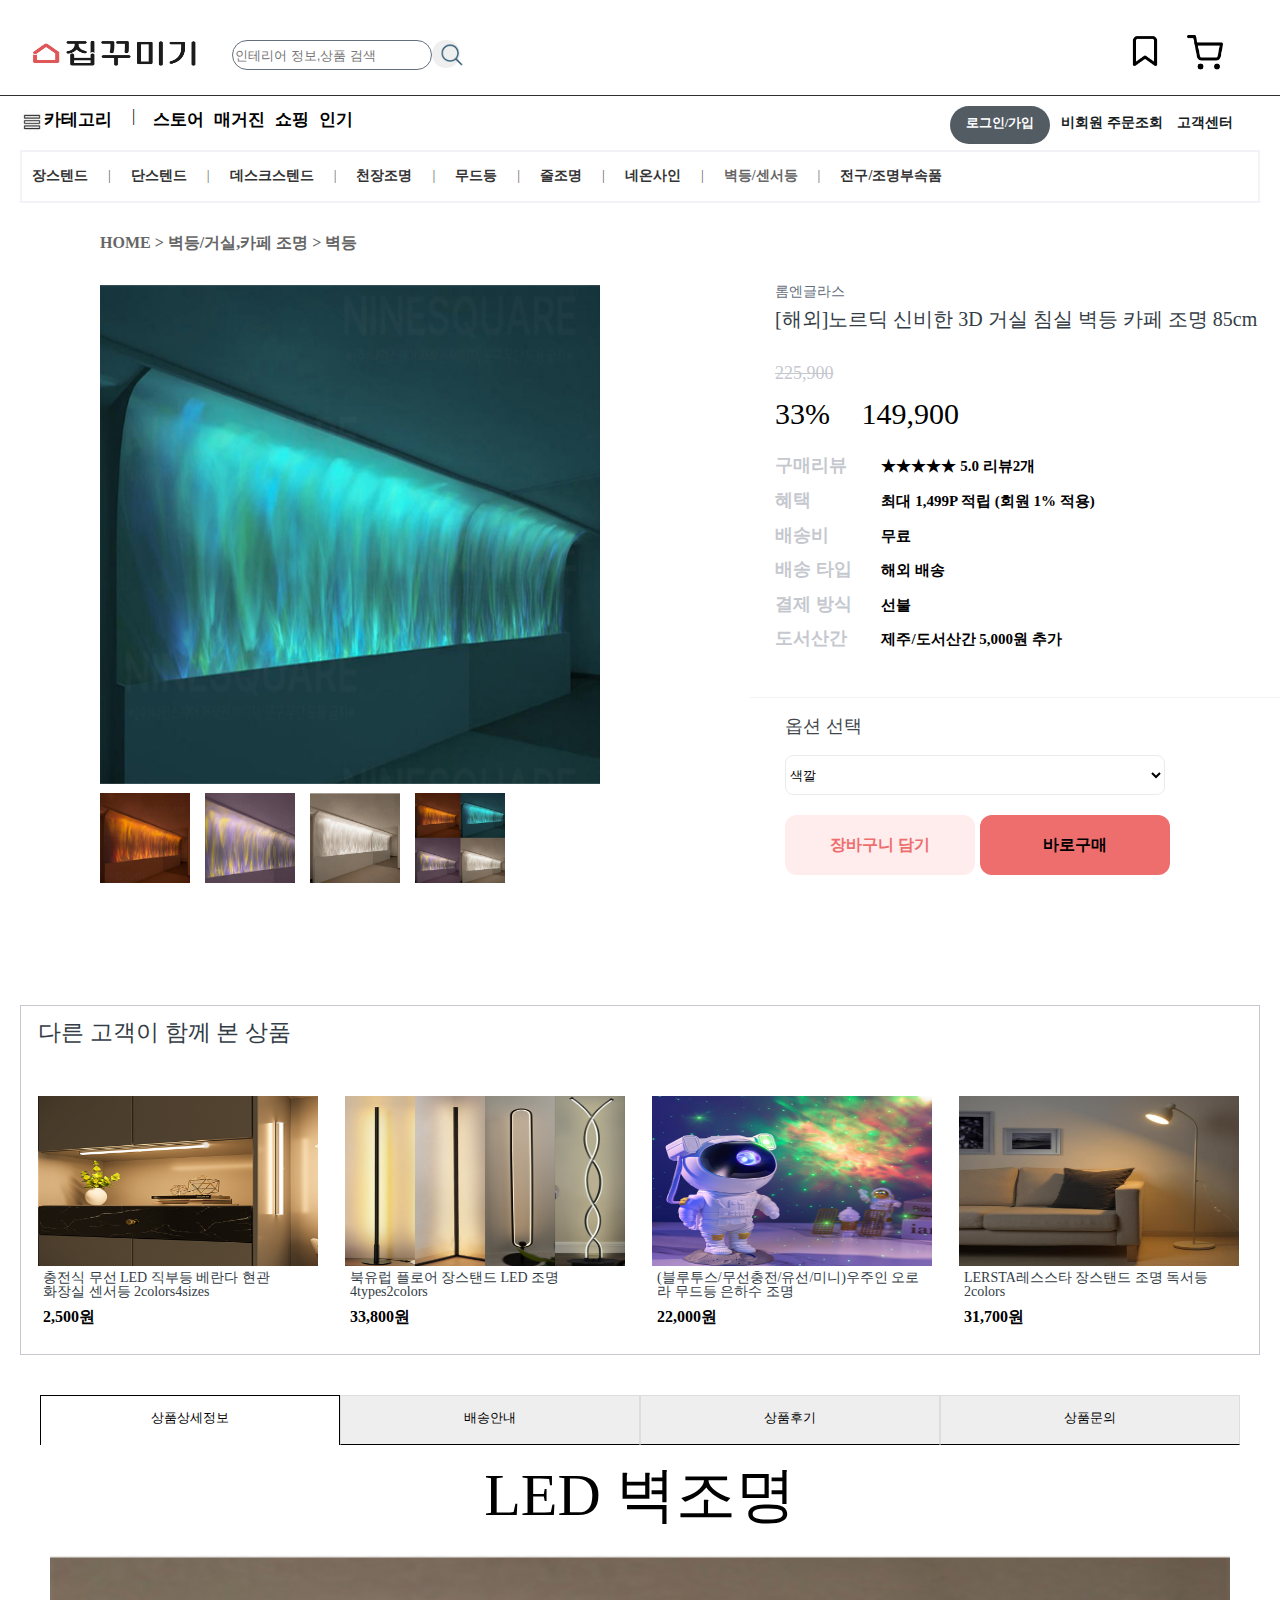
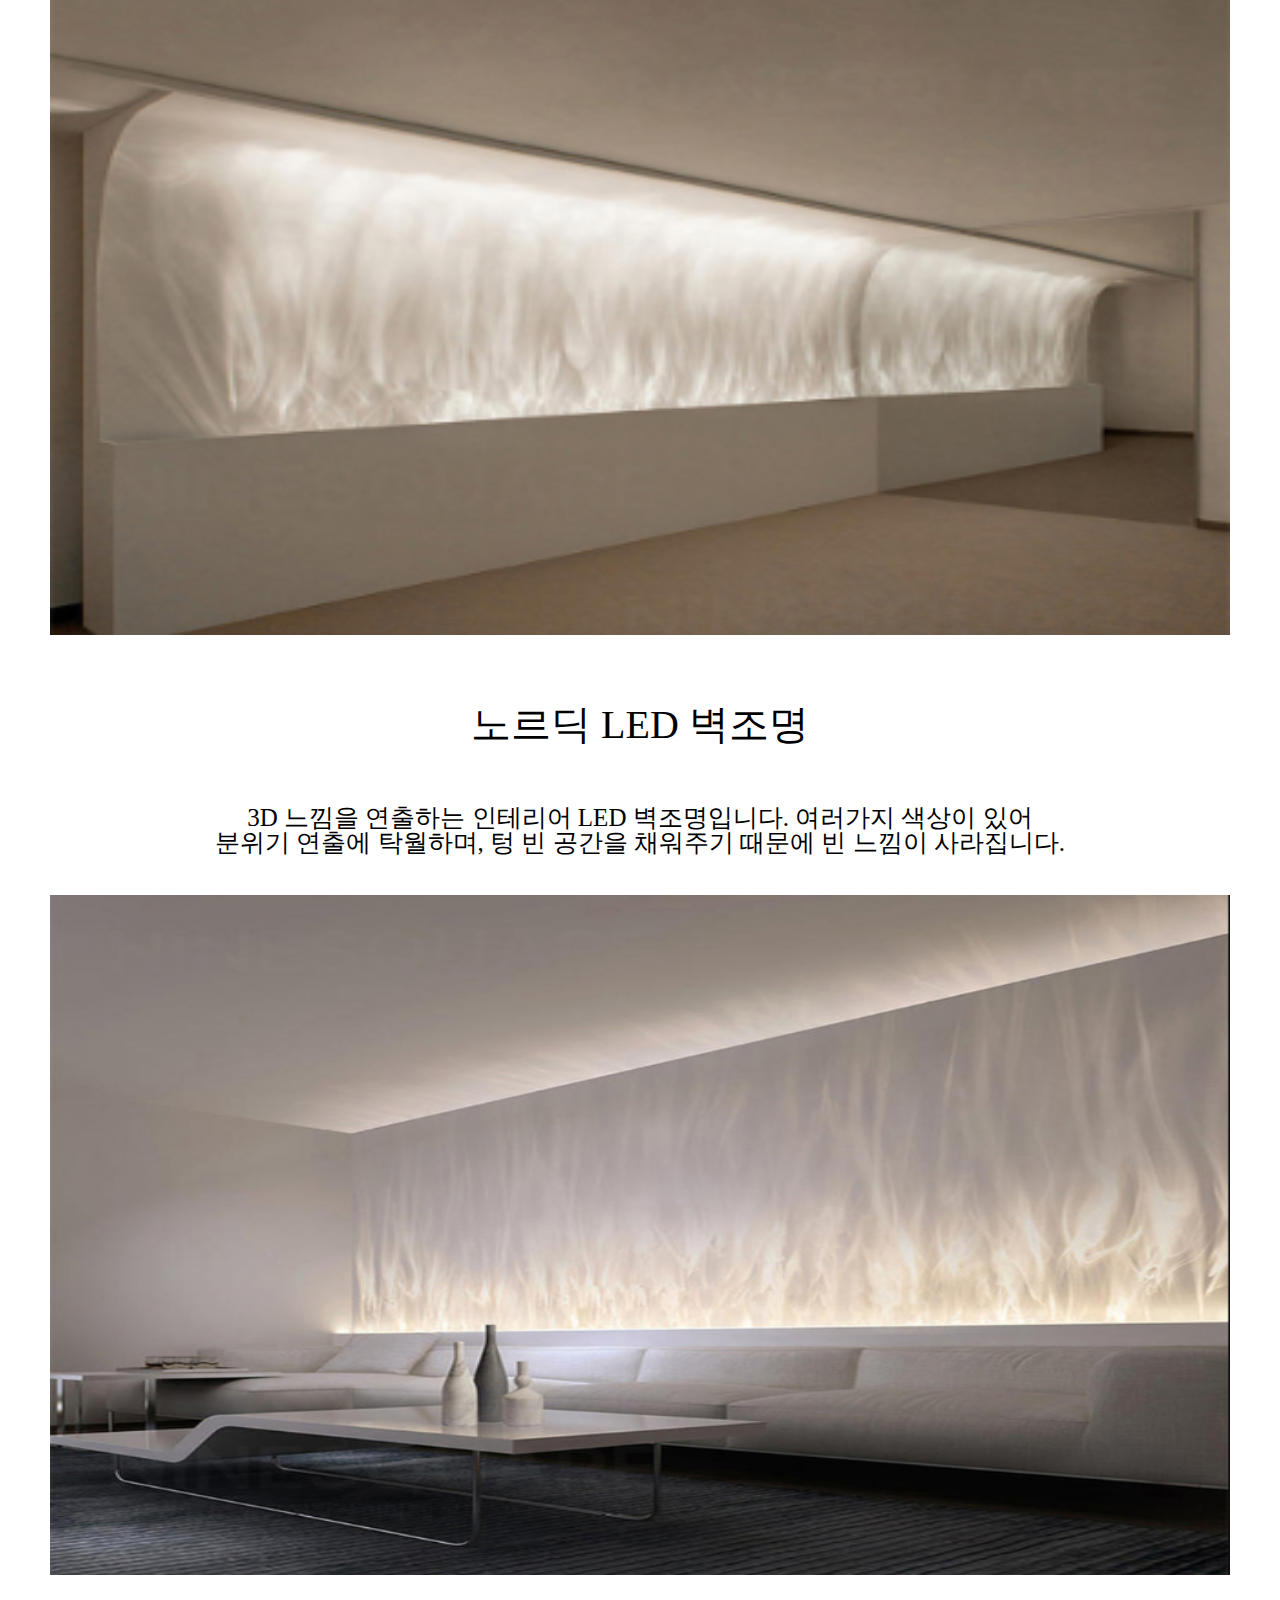
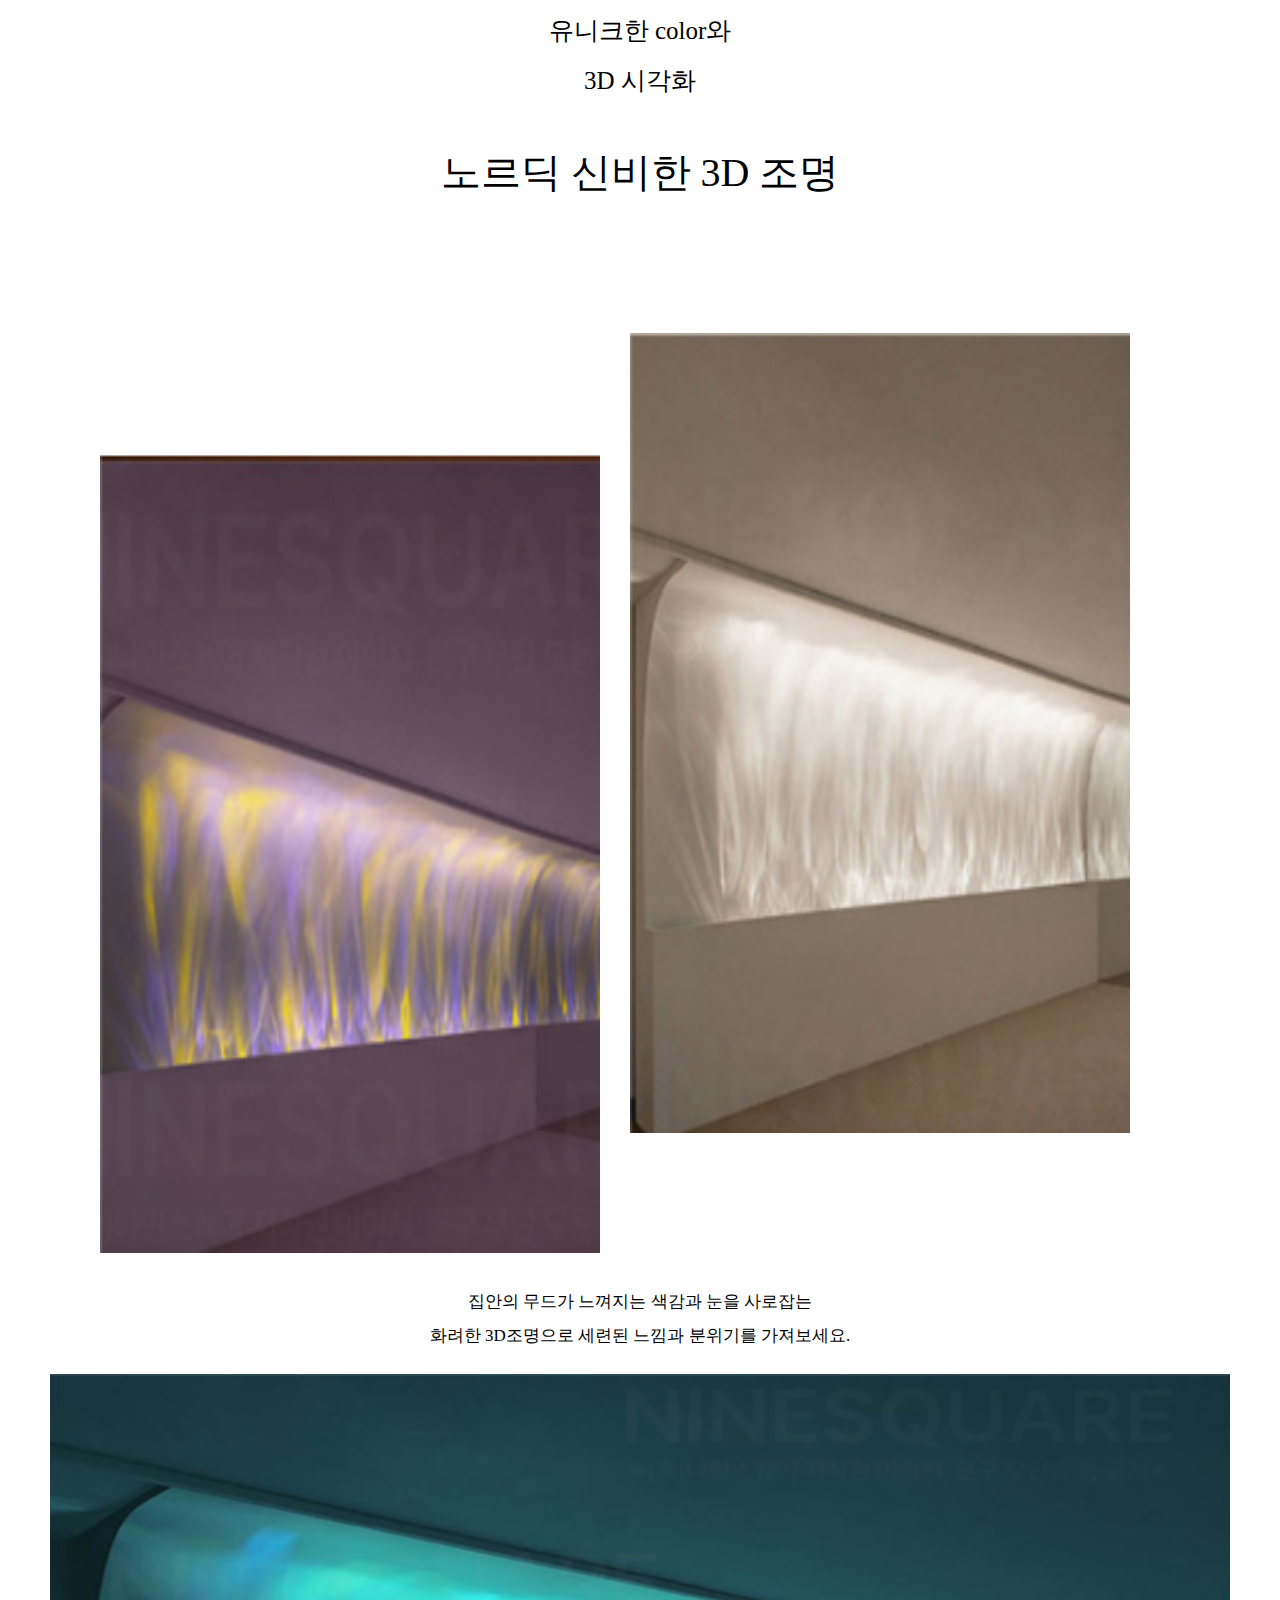
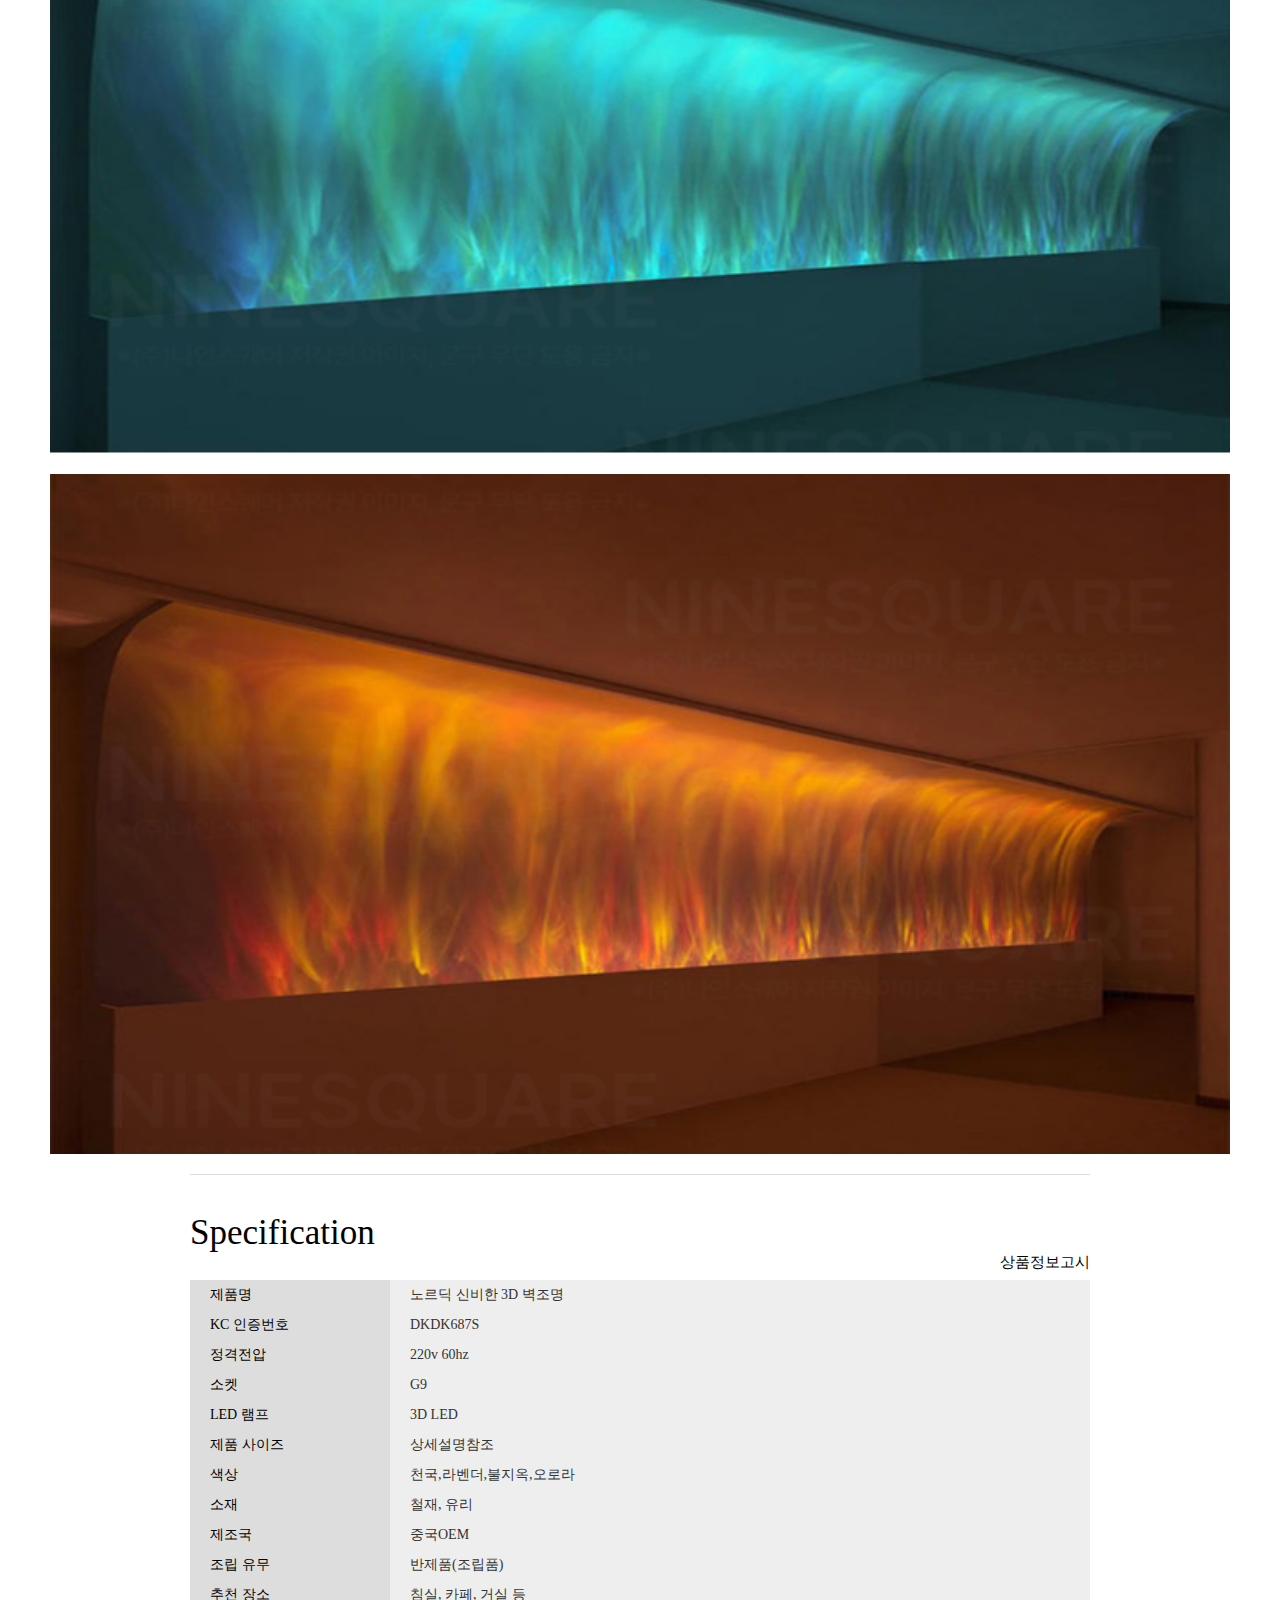
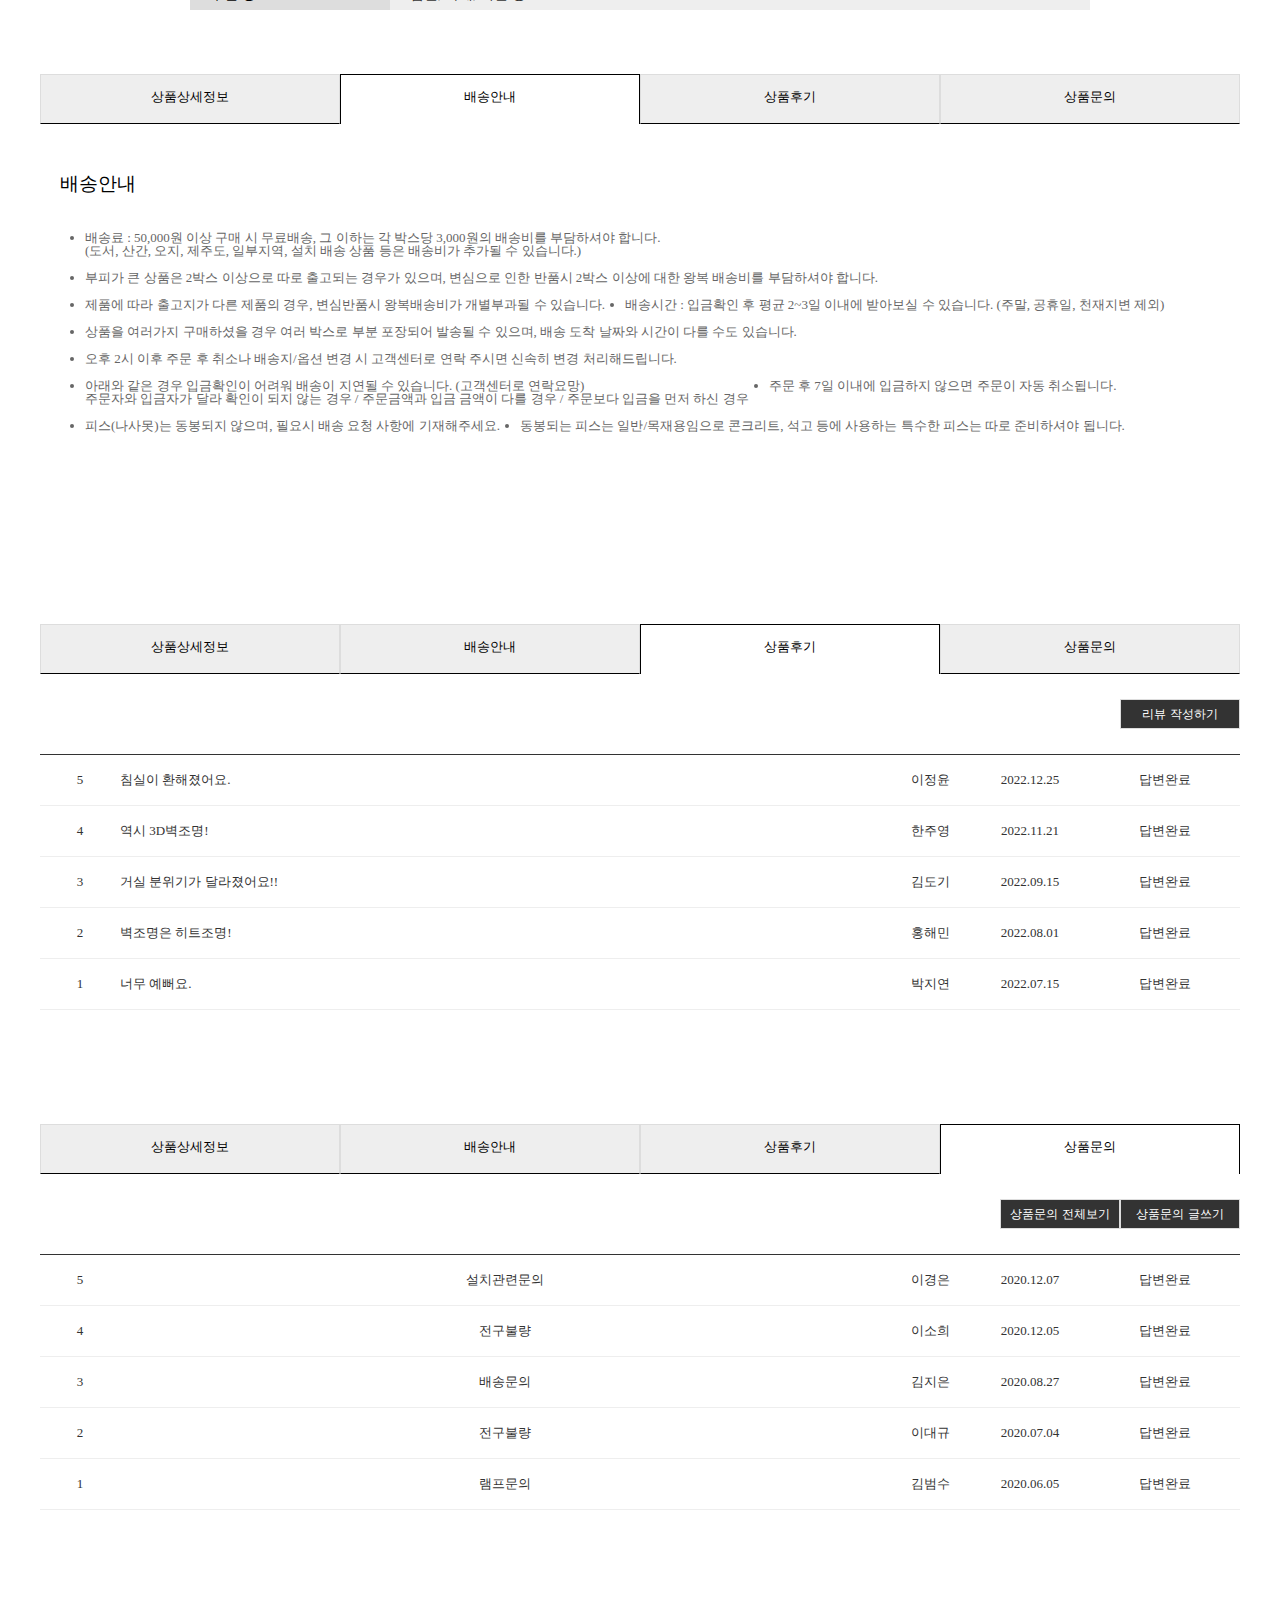
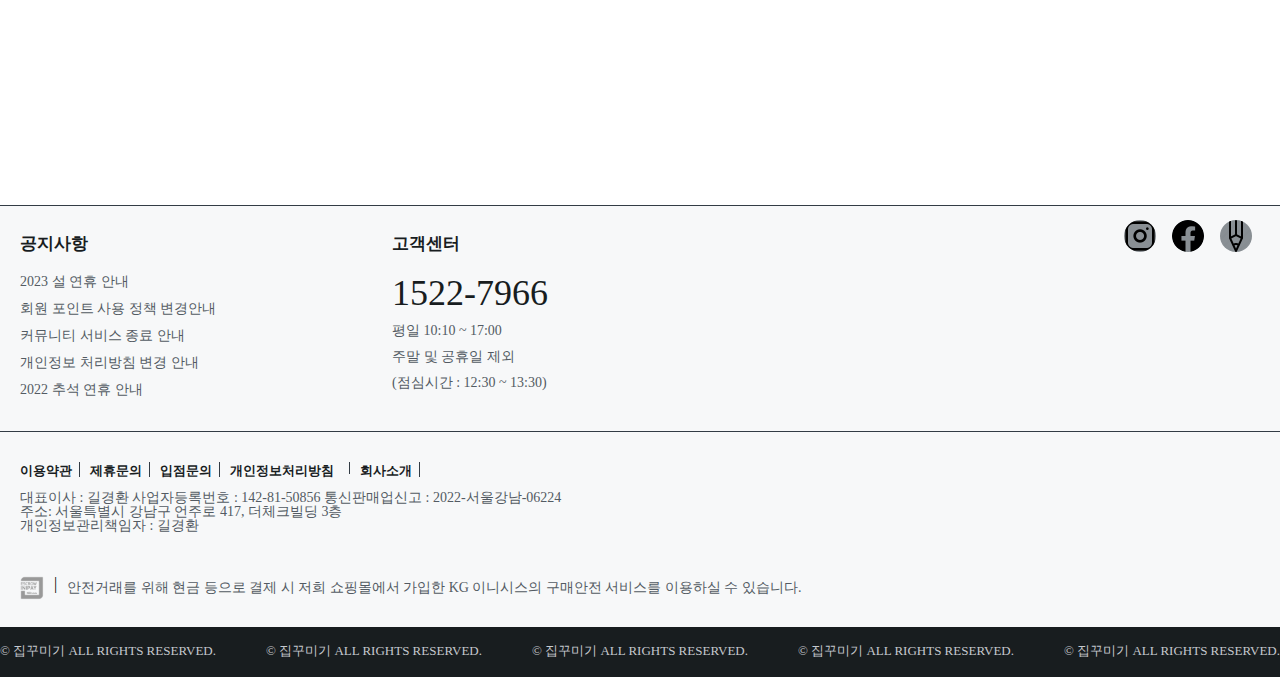
<file: sub.html>
<!DOCTYPE html>
<!-- saved from url=(0067)file:///D:/%ED%8F%AC%ED%8A%B8%ED%8F%B4%EB%A6%AC%EC%98%A4/HOUSE.html -->
<html lang="en"><head><meta http-equiv="Content-Type" content="text/html; charset=UTF-8">
    
    <meta http-equiv="X-UA-Compatible" content="IE=edge">
    <meta name="viewport" content="width=device-width, initial-scale=1.0">
    <title>portfolio 집꾸미기</title>
    <link href="css/reset.css" rel="stylesheet">
    <link href="css/common.css" rel="stylesheet">
    <link href="css/sub.css" rel="stylesheet">

    <script src="https://ajax.googleapis.com/ajax/libs/jquery/3.3.1/jquery.min.js"></script>
</head>
<body>
    <header>
        <div id="headertop">
        <div id="logo">
            <a href="index.html" target="_self"><img src="img/img_logo/logo.jpg" alt="집 꾸미기 로고"></a>
        </div>
        <div id="search">
            <button>
                <img src="img/img_head/head-img-magnifier.jpg" alt="돋보기">
            </button>
            <input type="text" Placeholder="인테리어 정보,상품 검색">
        </div>
        <div id="category">
            <a href="#"><img src="img/img_head/head-img-bookmark.jpg" alt="북마크"></a>
        </div>
        <div id="showping">
            <a href="#"><img src="img/img_head/head-img-showpping.jpg" alt="쇼핑"></a>
        </div>
        </div>
        <div id="line">
        </div>
        <div id="headerbottom">
            <nav>
                <ul>
                    <div class="navhead">
                        <img src="img/img_nav/nav-img.jpg" alt="카테고리그림">
                    </div>
                    <li><a href="#"><b>카테고리</b></a></li>
                    <div class="slash">|</div>
                    <li><a href="sub.html" target="_self"><b>스토어</b></a></li>
                    <li><a href="sub.html" target="_self"><b>매거진</b></a></li>
                    <li><a href="sub.html" target="_self"><b>쇼핑</b></a></li>
                    <li><a href="sub.html" target="_self"><b>인기</b></a></li>
                </ul>
            </nav>
        <div id="headerright">
            <a href="join.html" target="_self">
                <div class="headerright1">
                    <span>로그인/가입</span>
                </div>
            </a>
            <a href="login.html" targer="_self">
                <div class="headerright2">
                    <span>비회원 주문조회</span>
                </div>
            </a>
            <a href="#">
                <div class="headerright3">
                    <span>고객센터</span>
                </div>
            </a>
        </div>
        </div>
    </header>
    <div id="sub-nav">
        <nav>
            <ul>
                <li><a href="#">장스텐드</a></li>
                <li>|</li>
                <li><a href="#">단스텐드</a></li>
                <li>|</li>
                <li><a href="#">데스크스텐드</a></li>
                <li>|</li>
                <li><a href="#">천장조명</a></li>
                <li>|</li>
                <li><a href="#">무드등</a></li>
                <li>|</li>
                <li><a href="#">줄조명</a></li>
                <li>|</li>
                <li><a href="#">네온사인</a></li>
                <li>|</li>
                <li>벽등/센서등</li>
                <li>|</li>
                <li><a href="#">전구/조명부속품</a></li>
            </ul>
        </nav>
    </div>

        <div id="sub-main">
            <div class="sub-main-top">
                <div class="sub-main-top-left">
                    <h3>HOME > 벽등/거실,카페 조명 > 벽등</h3>
                    <div id="box">
                        <img src="img/img_sub-led/sub-led4.jpg" alt="메인사진" id="cimg" class="w1"> 
                        <div id="transformimg">
                          <ul>
                            <li><img src="img/img_sub-led/sub-led3.jpg" alt="LED사진1"></li>
                            <li><img src="img/img_sub-led/sub-led5.jpg" alt="LED사진2"></li>
                            <li><img src="img/img_sub-led/sub-led9.jpg" alt="LED사진3"></li>
                            <li><img src="img/img_sub-led/sub-led8.jpg" alt="LED사진4"></li>
                          </ul>
                        </div>
                    </div>
                      <script>
                        $(document).ready(function(){
                          $("#transformimg li:first-child").mouseover(function(){
                            $("#cimg").attr("src","img/img_sub-led/sub-led3.jpg");
                          });
                  
                          $("#transformimg li:nth-child(2)").mouseover(function(){
                  
                            $("#cimg").attr("src","img/img_sub-led/sub-led5.jpg");
                  
                          });
                  
                          $("#transformimg li:nth-child(3)").mouseover(function(){
                  
                            $("#cimg").attr("src","img/img_sub-led/sub-led9.jpg");
                  
                          });
                          $("#transformimg li:nth-child(4)").mouseover(function(){
                  
                              $("#cimg").attr("src","img/img_sub-led/sub-led8.jpg");
                  
                          });
        
                        });
                      </script>
                </div>
                <div class="sub-main-top-right">
                    <div class="sub-main-top-right-info">
                        <div class="sub-main-top-right-info-box">
                            <p>롬엔글라스</p>
                            <h3>[해외]노르딕 신비한 3D 거실 침실 벽등 카페 조명 85cm</h3>
                            <table>
                                <tr>
                                    <th class="table-th-price">225,900</th>
                                </tr>
                                <tr>
                                    <th class="table-th-persent">33%</th>
                                    <td class="table-td-price">149,900</td>
                                </tr>

                                <tr>
                                    <th class="table-th">구매리뷰</th> 
                                    <td class="table-td">★★★★★ 5.0 리뷰2개</td>
                                </tr>

                                <tr>
                                    <th class="table-th">혜택</th>
                                    <td class="table-td">최대 1,499P 적립 (회원 1% 적용)</td>
                                </tr>
                            
                                <tr>
                                    <th class="table-th">배송비</th>
                                    <td class="table-td">무료</td>
                                </tr>

                                <tr>
                                    <th class="table-th">배송 타입</th>
                                    <td class="table-td">해외 배송</td>
                                </tr>

                                <tr>
                                    <th class="table-th">결제 방식</th<>
                                    <td class="table-td">선불</td>
                                </tr>

                                <tr>
                                    <th class="table-th">도서산간</th>
                                    <td class="table-td">제주/도서산간 5,000원 추가</td>
                                </tr>

                            </table>
                        </div>
                        <div class="sub-main-info-line">
                        </div>
                        <div class="sub-main-info-select">
                            <h1>옵션 선택</h1>
                            <select>
                                <option vlaue="color">색깔</option>
                                <option value="heaven">천국(149,900원)</option>
                                <option value="a hell of fire">지옥불(149,900원)</option>
                                <option value="Aurora">오로라(149,900원)</option>
                                <option value="Lavender">라벤더(149,900원)</option>
                            </select>
                            <div class="sub-main-button">
                                <div class="sub-main-button1">
                                    <button>장바구니 담기</button>
                                </div>
                                <div class="sub-main-button2">
                                    <button>바로구매</button>
                                </div>
                            </div>
                        </div>
                    </div>
                </div>
            </div>
            <div id="sub-main-client">
                <div class="sub-main-client-top">
                    <h2>다른 고객이 함께 본 상품</h2>
                </div>
                <div class="sub-main-client-center">
                    <div class="sub-main-client-box">
                        <div class="sub-main-client-img">
                            <img src="img/sub_main_client/img1.jpg" alt="센서등">
                        </div>
                        <p>충전식 무선 LED 직부등 베란다 현관<br>
                        화장실 센서등 2colors4sizes</p>
                        <span>2,500원</span>
                    </div>
                    <div class="sub-main-client-box">
                        <div class="sub-main-client-img">
                            <img src="img/sub_main_client/img2.jpg" alt="장스텐드 조명">
                        </div>
                        <p>북유럽 플로어 장스탠드 LED 조명
                            4types2colors
                        </p>
                        <span>33,800원</span>
                    </div>
                    <div class="sub-main-client-box">
                        <div class="sub-main-client-img">
                            <img src="img/sub_main_client/img3.jpg" alt="우주인 오로라">
                        </div>
                        <p>(블루투스/무선충전/유선/미니)우주인 오로라 무드등 은하수 조명</p>
                        <span>22,000원</span>
                    </div>
                    <div class="sub-main-client-box">
                        <div class="sub-main-client-img">
                            <img src="img/sub_main_client/img4.jpg" alt="독서등">
                        </div>
                        <p>LERSTA레스스타 장스탠드 조명 독서등 2colors</p>
                        <span>31,700원</span>
                    </div>
                </div>
            </div>
            <div id="sub-main-section">
                <div id="product">
                    <ul>
                        <li>상품상세정보</li>
                        <li><a href="#shipping">배송안내</a></li>
                        <li><a href="#review">상품후기</a></li>
                        <li><a href="#inquiry">상품문의</a></li>
                    </ul>
                    <h1>LED 벽조명</h1>
                    <div class="sub-main-product-img">
                        <img src="img/img_sub-led/sub-led9.jpg" alt="조명사진">
                    </div>
                    <span>노르딕 LED 벽조명</span>
                    <p>3D 느낌을 연출하는 인테리어 LED 벽조명입니다. 여러가지 색상이 있어<br>
                    분위기 연출에 탁월하며, 텅 빈 공간을 채워주기 때문에 빈 느낌이 사라집니다.</p>
                    <div class="sub-main-product-img2">
                        <img src="img/img_sub-led/sub-led1.jpg" alt="분위기 살려주는 벽조명" >
                    </div>
                    <p>유니크한 color와 <br>
                        <br>
                        3D 시각화</p>
                        <span>노르딕 신비한 3D 조명</span>
                        <div class="sub-main-product-double-img">
                            <div class="sub-main-product-img3">
                            <img src="img/img_sub-led/sub-led7.jpg" alt="세로사진1">
                            </div>
                            <div class="sub-main-product-img4">
                            <img src="img/img_sub-led/sub-led6.jpg" alt="세로사진2">
                            </div>
                        </div>
                        <div class="sub-main-product-p">
                        <p>집안의 무드가 느껴지는 색감과 눈을 사로잡는<br>
                            <br>
                        화려한 3D조명으로 세련된 느낌과 분위기를 가져보세요.</p>
                        </div>
                        <div class="sub-main-product-img5">
                            <img src="img/img_sub-led/sub-led4.jpg" alt="오로라">
                        </div>
                        <div class="sub-main-product-img6">
                            <img src="img/img_sub-led/sub-led3.jpg" alt="불지옥">
                        </div>
                </div>
                    <div id="detail_tablebox">                        
                        <h4>Specification</h4>                  
                        <span>상품정보고시</span>
                        <table>
                          <tr>
                            <th>제품명</th>
                            <td>노르딕 신비한 3D 벽조명</td>
                          </tr>
                          <tr>
                            <th>KC 인증번호</th>
                            <td>DKDK687S</td>
                          </tr>
                          <tr>
                            <th>정격전압</th>
                            <td>220v 60hz</td>
                          </tr>
                          <tr>
                            <th>소켓</th>
                            <td>G9</td>
                          </tr>
                          <tr>
                            <th>LED 램프</th>
                            <td>3D LED </td>
                          </tr>
                          <tr>
                            <th>제품 사이즈</th>
                            <td>상세설명참조</td>
                          </tr>
                          <tr>
                            <th>색상</th>
                            <td>천국,라벤더,불지옥,오로라</td>
                          </tr>   
                          <tr>                  
                            <th>소재</th>
                            <td>철재, 유리</td>
                          </tr>
                          <tr>
                            <th>제조국</th>
                            <td>중국OEM</td>
                          </tr>
                            <tr>
                            <th>조립 유무</th>
                            <td>반제품(조립품)</td>
                          </tr>         
                          <tr>                 
                            <th>추천 장소</th>                  
                            <td>침실, 카페, 거실 등</td>
                          </tr>
                        </table>
                    </div>



                    <div id="shipping">
                        <ul>
                          <li><a href="#product">상품상세정보</a></li>
                          <li>배송안내</li>
                          <li><a href="#review">상품후기</a></li>
                          <li><a href="#inquiry">상품문의</a></li>                                       
                        </ul> 

                        <h2>배송안내</h2>
                        
                        <div id="shipping_textbox">
                          <ul>
                            <li>배송료 : 50,000원 이상 구매 시 무료배송, 그 이하는 각 박스당 3,000원의 배송비를 부담하셔야 합니다.<br>
                              (도서, 산간, 오지, 제주도, 일부지역, 설치 배송 상품 등은 배송비가 추가될 수 있습니다.)</li>
                            <li>부피가 큰 상품은 2박스 이상으로 따로 출고되는 경우가 있으며, 변심으로 인한 반품시 2박스 이상에 대한 왕복 배송비를 부담하셔야 합니다.</li>
                            <li>제품에 따라 출고지가 다른 제품의 경우, 변심반품시 왕복배송비가 개별부과될 수 있습니다.</li>
                            <li>배송시간 : 입금확인 후 평균 2~3일 이내에 받아보실 수 있습니다. (주말, 공휴일, 천재지변 제외)</li>
                            <li>상품을 여러가지 구매하셨을 경우 여러 박스로 부분 포장되어 발송될 수 있으며, 배송 도착 날짜와 시간이 다를 수도 있습니다.</li>
                            <li>오후 2시 이후 주문 후 취소나 배송지/옵션 변경 시 고객센터로 연락 주시면 신속히 변경 처리해드립니다.</li>
                            <li>아래와 같은 경우 입금확인이 어려워 배송이 지연될 수 있습니다. (고객센터로 연락요망)<br>
                            주문자와 입금자가 달라 확인이 되지 않는 경우 / 주문금액과 입금 금액이 다를 경우 / 주문보다 입금을 먼저 하신 경우</li>
                            <li>주문 후 7일 이내에 입금하지 않으면 주문이 자동 취소됩니다.</li>
                            <li>피스(나사못)는 동봉되지 않으며, 필요시 배송 요청 사항에 기재해주세요.</li>
                            <li>동봉되는 피스는 일반/목재용임으로 콘크리트, 석고 등에 사용하는 특수한 피스는 따로 준비하셔야 됩니다.</li>
                          </ul>
                        </div>
                    </div>


                    <div id="review">

                        <ul>
                          <li><a href="#product">상품상세정보</a></li>
                          <li><a href="#shipping">배송안내</a></li>
                          <li>상품후기</li>
                          <li><a href="#inquiry">상품문의</a></li>
                        </ul>

                        <div id="review_tablebox">
                          <button>리뷰 작성하기</button>
                          <table>                            
                            <tr>
                              <th>5</th>
                              <td><a href="#">침실이 환해졌어요.</a></td>
                              <td>이정윤</td>
                              <td>2022.12.25</td>
                              <td>답변완료</td>
                            </tr>
                
                            <tr>
                              <th>4</th>
                              <td><a href="#">역시 3D벽조명!</a></td>
                              <td>한주영</td>
                              <td>2022.11.21</td>
                              <td>답변완료</td>
                            </tr>
                
                            <tr>
                              <th>3</th>
                              <td><a href="#">거실 분위기가 달라졌어요!!</a></td>
                              <td>김도기</td>
                              <td>2022.09.15</td>
                              <td>답변완료</td>
                            </tr>
                
                            <tr>
                              <th>2</th>
                              <td><a href="#">벽조명은 히트조명!</a></td>
                              <td>홍해민</td>
                              <td>2022.08.01</td>
                              <td>답변완료</td>
                            </tr>
                            <tr>
                              <th>1</th>
                              <td><a href="#">너무 예뻐요.</a></td>
                              <td>박지연</td>
                              <td>2022.07.15</td>
                              <td>답변완료</td>
                            </tr>
                          </table>
                    </div>

                </div>
                <div id="inquiry">
                    <ul>
                      <li><a href="#product">상품상세정보</a></li>
                      <li><a href="#shipping">배송안내</a></li>
                      <li><a href="#review">상품후기</a></li>
                      <li>상품문의</li>
                    </ul>
              
                    <div id="inquiry_tablebox">
                      <button>상품문의 글쓰기</button>
                      <button>상품문의 전체보기</button>
                      <table>
              
                        <tr>
                          <th>5</th>
                          <td><a href="#">설치관련문의</a></td>
                          <td>이경은</td>
                          <td>2020.12.07</td>
                          <td>답변완료</td>
                        </tr>
              
                        <tr>
              
                          <th>4</th>
                          <td><a href="#">전구불량</a></td>
                          <td>이소희</td>
                          <td>2020.12.05</td>
                          <td>답변완료</td>
                        </tr>
              
                        <tr>
              
                          <th>3</th>              
                          <td><a href="#">배송문의</a></td>              
                          <td>김지은</td>              
                          <td>2020.08.27</td>              
                          <td>답변완료</td>
              
                        </tr>
              
                        <tr>
                          <th>2</th>
                          <td><a href="#">전구불량</a></td>
                          <td>이대규</td>
                          <td>2020.07.04</td>
                          <td>답변완료</td>
                        </tr>
              
                        <tr>
                          <th>1</th>
                          <td><a href="#">램프문의</a></td>
                          <td>김범수</td>
                          <td>2020.06.05</td>
                          <td>답변완료</td>
                        </tr>
                      </table>
                    </div>
                  </div>
            </div>
        </div>




    <footer>
        <div id="footerline1">
        </div>
        <div id="footer1">
            <div id="footerbottom">
                <div id="footerbottom1">
                    <div class="footerspan1">
                        <span>공지사항</span>
                    </div>
                    <div class="footerbottom1">
                        <span>2023 설 연휴 안내</span>
                    </div>
                    <div class="footerbottom1">
                        <span>회원 포인트 사용 정책 변경안내</span>
                    </div>
                    <div class="footerbottom1">
                        <span>커뮤니티 서비스 종료 안내</span>
                    </div>
                    <div class="footerbottom1">
                        <span>개인정보 처리방침 변경 안내</span>
                    </div>
                    <div class="footerbottom1">
                        <span>2022 추석 연휴 안내</span>
                    </div>
                </div>
                <div id="footerbottom2">
                    <div class="footerspan2">
                        <span><b>고객센터</b></span>
                    </div>
                    <div class="phone">
                        <span>1522-7966</span>
                    </div >
                    <div class="footerbottom2-span">
                        <span>평일 10:10 ~ 17:00 <br>
                        주말 및 공휴일 제외 <br>
                    (점심시간 : 12:30 ~ 13:30)</span>
                    </div>
                </div>
                <div id="footerbottom3">
                    <a href="#"><img src="img/img_footer/footer-img1.jpg" alt="네이버포스트"></a>
                    <a href="#"><img src="img/img_footer/footer-img2.jpg" alt="페이스북"></a>
                    <a href="#"><img src="img/img_footer/footer-img3.jpg" alt="인스타그램"></a>
                </div>
        </div>
        </div>
        <div id="footerline2">
        </div>
        <div id="footer2">
            <div id="footer2bottom1">
                <div class="footer2bottom">
                    <span><a href="#">이용약관</a></span>
                </div>
                <div class="footer2bottom">
                    <span><a href="#">제휴문의</a></span>
                </div>
                <div class="footer2bottom">
                    <span><a href="#">입점문의</a></span>
                </div>
                <div class="footer2bottom">
                    <span><a href="#">개인정보처리방침</a></span>
                </div>
                <div class="footer2bottom">
                    <span><a href="#">회사소개</a></span>
                </div>
            </div>

            <div id="footer2bottom2">
                <span>대표이사 : 길경환    사업자등록번호 : 142-81-50856  통신판매업신고 : 2022-서울강남-06224<br>
                    주소: 서울특별시 강남구 언주로 417, 더체크빌딩 3층<br>
                    개인정보관리책임자 : 길경환<br>
                    </span>
            </div>

            <div id="footer2bottom3">
                <div id="footer2bottom3img">
                    <a href="#"><img src="img/img_footer/footer-img4.png" alt="푸터2바텀3이미지"></a>
                </div>

                <div id="footer2bottom3stick">
                    <span>|</span>
                </div>
                <p>안전거래를 위해 현금 등으로 결제 시 저희 쇼핑몰에서 가입한 KG 이니시스의 구매안전 서비스를 이용하실 수 있습니다.
                </p>
            </div>
        </div>
        <div id="footer3">
                <span>© 집꾸미기 ALL RIGHTS RESERVED.</span>
                <span>© 집꾸미기 ALL RIGHTS RESERVED.</span>
                <span>© 집꾸미기 ALL RIGHTS RESERVED.</span>
                <span>© 집꾸미기 ALL RIGHTS RESERVED.</span>
                <span>© 집꾸미기 ALL RIGHTS RESERVED.</span>
                <span>© 집꾸미기 ALL RIGHTS RESERVED.</span>
                <span>© 집꾸미기 ALL RIGHTS RESERVED.</span>
                <span>© 집꾸미기 ALL RIGHTS RESERVED.</span>
                <span>© 집꾸미기 ALL RIGHTS RESERVED.</span>
                <span>© 집꾸미기 ALL RIGHTS RESERVED.</span>
                <span>© 집꾸미기 ALL RIGHTS RESERVED.</span>
                <span>© 집꾸미기 ALL RIGHTS RESERVED.</span>
                <span>© 집꾸미기 ALL RIGHTS RESERVED.</span>
                <span>© 집꾸미기 ALL RIGHTS RESERVED.</span>
                <span>© 집꾸미기 ALL RIGHTS RESERVED.</span>
                <span>© 집꾸미기 ALL RIGHTS RESERVED.</span>
                <span>© 집꾸미기 ALL RIGHTS RESERVED.</span>
            </div>
        </div>
    </footer>

</body>
</html>
</file>
<file: css/main.css>
@charset "utf-8";

        * {margin:0; box-sizing: border-box;}
        ul, li, ol {list-style:none; margin:0; padding:0; }
        
        
        /*슬라이더*/
        #slider { width: 100%; height: 400px; margin: 0 auto; background-image:url("https://cdn.ggumim.co.kr/promotion/1442075f-8a68-4ee1-bf37-dde1078c4009.png"); background-size:cover; background-position:center;}
        
        
        
        /*섹션*/
        section {width: 100%;height: 3372px; margin: 0 auto; }
        
        /*섹션1*/
        #section1 {position: relative; width: 1240px;  height: 128px; margin: -60px auto 0px; border-radius: 26px; background-color:white;}
        
        /*섹션1레프트*/
        #section1left { width:590px; height:109px; display: flex; margin: 19px 31px 0px 20px; float:left; }
        /*섹션1레프트 쇼핑*/
        .showpping {width: 80px; height: 70px; float:left; margin:10px 20px 10px 25px; text-align:center; border-radius:50%;}
        .showpping > a > img {width:63px; height:65px; border-radius:50%;}
        .showpping > span {display:block; text-align:center; margin:5px 0 0 0;}
        
        /*섹션1레프트 인기상품*/
        .popular {width: 80px; height: 70px; float:left; margin:10px 20px 10px 25px;  text-align:center; border-radius:50%;}
        .popular > a > img {width:63px; height:65px; border-radius:50%;}
        .popular > span {display:block; text-align:center; margin:5px 0 0 0;}
        
        /*섹션1레프트 집들이*/
        .house {width: 80px; height: 70px; float:left; margin:10px 20px 10px 25px;  text-align:center; border-radius:50%;}
        .house > a > img {width:63px; height:65px; border-radius:50%;}
        .house > span {display:block; text-align:center; margin:5px 0 0 0;}
        
        /*섹션1레프트 사진*/
        .picture {width: 80px; height: 70px; float:left; margin:10px 20px 10px 25px; text-align:center; border-radius:50%;}
        .picture > a > img {width:63px; height:65px; border-radius:50%;}
        .picture > span {display:block; text-align:center; margin:5px 0 0 0;}
        
        /*섹션1레프트 티브이*/
        .tv {width: 80px; height: 70px; float:left; margin:10px 20px 10px 25px; text-align:center; border-radius:50%;}
        .tv > a >img {width:63px; height:65px; border-radius:50%;}
        .tv > span {display:block; text-align:center; margin:5px 0 0 0;}

        /*섹션1센터*/
        #section1center {background-color:rgba(197,200, 206); display: flex; width:2px;height: 80px;margin: 29px 0px 0px; float:left; color:rgb(197, 200, 206);}
        
        /*섹션1라이트*/
        #section1right {display: flex; width:560px; height:128px; float:right;  float:right; margin:0 20px 0 0;}
        #section1right > h4 { font-size:20px; margin:35px 0 20px 20px;}
        #section1right > span {float:left; font-size:20px;}
        #section1right > button {width:150px; height:40px; background-color:tomato; color:white; margin:65px 0 20px 150px; border-radius:20px; border:0; cursor:pointer;}
        
        /*섹션2*/    
        #section2 {width:100%; height:730px; padding: 124px 0px 50px; margin: -68px 0px 0px;background: linear-gradient(rgb(238, 241, 245) -28.1%, rgb(243, 245, 251) 132.46%);}
        
        /*센션2탑*/
        #section2top {width:1240px; height:40px; margin:0 auto;}
        #section2top > span {font-size:26px;}
        #section2top > button {width:102px; height:40px; float:right; border-radius:20px; border:1.5px solid rgb(197, 200, 206); color: black; cursor: pointer;}
        
        /*섹션2센터*/
        #section2center {width:1240px; height:23px;  margin:0 auto;}
        #section2center > span {font-size:17px; color:rgb(100, 111, 124);}
        
        /*센션2바텀*/
        #section2bottom {width:1240px; height:490px; margin:0 auto; border-radius:10px; background-color:white;}
        .iconbox1 {width:290px; height:450px; float:left; margin:10px; 
        border-radius:10px;}
        .iconbox1:hover {box-shadow: 2px 2px 8px rgb(100 111 124 / 50%);}
        .iconbox1 > p {color:rgba(137, 143, 148); font-size:13px; font-weight:normal; text-align:inherit;margin:10px 0 10px 10px;}
        .iconbox1 > span {color: black;font-size: 14px;font-weight: 500;line-height: 22px;max-height: 40px; overflow-wrap: normal;display: -webkit-box;-webkit-line-clamp: 2;-webkit-box-orient: vertical;white-space: normal;overflow: hidden;text-overflow: ellipsis;word-break: break-all; margin: 10px;}
        .persentspan > span {font-size:26px; color:rgb(249, 9, 71); font-weight:700; line-height:22px; display:inline-block; float:left; margin:0 0 0 10px;}
        .priceblack > span {display: inline-block; color:black; font-size:20px; font-weight:700; line-height:22px; margin:0 0 0 10px;}

        .persentspan-nth2 > span {font-size:26px; color:rgb(249, 9, 71); font-weight:700; line-height:22px; display:inline-block; float:left; margin:15px 0 0 10px;}
        .priceblack-nth2 > span {display: inline-block; color:black; font-size:20px; font-weight:700; line-height:22px; margin:15px 0 0 10px;}
        
        .persentspan-nth3 > span {font-size:26px; color:rgb(249, 9, 71); font-weight:700; line-height:22px; display:inline-block; float:left; margin:15px 0 0 10px;}
        .priceblack-nth3 > span {display: inline-block; color:black; font-size:20px; font-weight:700; line-height:22px; margin:15px 0 0 10px;}
        
        .persentspan-nth4 > span {font-size:26px; color:rgb(249, 9, 71); font-weight:700; line-height:22px; display:inline-block; float:left; margin:15px 0 0 10px;}
        .priceblack-nth4 > span {display: inline-block; color:black; font-size:20px; font-weight:700; line-height:22px; margin:15px 0 0 10px;}

        .iconbox1 > button {margin:15px 6px 0 13px; font-size:15px; font-weight:normal; background-color:rgb(241, 243, 246); cursor:pointer; text-align:center; border-radius:5px; border:0; color:rgb(249, 9, 71, 0.75);}
        .iconbox1 > .free {margin:15px 6px 0 0; font-size:15px; font-weight:normal; background-color:rgb(241, 243, 246); cursor:pointer; text-align:center; border-radius:5px;
        border:0; color:rgb(83, 91, 99);}

        /*투데이특가 이미지 1*/
        .background-image-today-1 {width:290px; height:274px; background-image:url("https://cdn.ggumim.co.kr/cache/furniture/600/20190222102150TkIFy6mxNA.jpg"); background-size:cover; background-position:center center; border-radius:10px;}
        .background-image-today-1 > span {display:inline-block; padding:6px 9px; border:1px solid rgba(225, 225, 225,0.4); border-radius:18px; font-size:12px; font-weight:500; background: rgba(0, 0, 0, 0.4); color:rgb(255, 255, 255); margin:233px 0 0 10px;}
    
        /*투데이특가 이미지 2*/
        .background-image-today-2 {width:290px; height:274px; background-image:url("https://image.ohou.se/i/bucketplace-v2-development/uploads/productions/165353202279509550.jpg?gif=1&w=850&h=850&c=c&webp=1"); background-size:cover; background-position:center center; border-radius:10px;}
        .background-image-today-2 > span {display:inline-block; padding:6px 9px; border:1px solid rgba(225, 225, 225,0.4); border-radius:18px; font-size:12px; font-weight:500; background: rgba(0, 0, 0, 0.4); color:rgb(255, 255, 255); margin:233px 0 0 10px;} 

        /*투데이특가 이미지 3*/
        .background-image-today-3 {width:290px; height:274px; background-image:url("https://image.ohou.se/i/bucketplace-v2-development/uploads/productions/167540624171440538.gif?gif=1&w=640&h=640&c=c&webp=1"); background-size:cover; background-position:center center; border-radius:10px;}
        .background-image-today-3 > span {display:inline-block; padding:6px 9px; border:1px solid rgba(225, 225, 225,0.4); border-radius:18px; font-size:12px; font-weight:500; background: rgba(0, 0, 0, 0.4); color:rgb(255, 255, 255); margin:233px 0 0 10px;} 

        /*투데이특가 이미지 4*/
        .background-image-today-4 {width:290px; height:274px; background-image:url("https://image.ohou.se/i/bucketplace-v2-development/uploads/productions/images/164479906088657143.jpg?gif=1&w=850&h=850&c=c&webp=1"); background-size:cover; background-position:center center; border-radius:10px;}
        .background-image-today-4 > span {display:inline-block; padding:6px 9px; border:1px solid rgba(225, 225, 225,0.4); border-radius:18px; font-size:12px; font-weight:500;background: rgba(0, 0, 0, 0.4); color:rgb(255, 255, 255); margin:233px 0 0 10px;} 
        
        /*섹션3*/
        #section3 {display: flex; flex-direction: column; -webkit-box-align: center; align-items: center; width: 100%; min-width: 1400px; height: auto; padding:50px 0px 59px; }
        
        /*섹션3탑*/
        #section3top {width:1240px; height:40px; margin:0 auto; padding:0 0 20px 0;}
        #section3top > span {font-size:26px; color:rgb(24, 29, 31);}
        /*섹션3바텀*/
        #section3bottom {width:1440px; height:171px; margin:0 auto; padding:0;}
        #iconbox2 {width:1240px; height:130px; margin:20px auto 0px;}
        .iconbox2 {width:90px; height:120px; float:left; margin:10px 20px 0 10px;}
        .iconbox2 > a > img {width:90px; height:90px; margin:0 auto; background-color:rgb(232, 239, 250);border-radius:50%;}
        .iconbox2 > span {text-align:center; font-size:16px; color:black; display:block;  font-weight:bold; margin:10px 0 0 0;}
        
        /*섹션3인테리어소품*/
        #iconboxsopum {width:100px; height:120px; float:left; margin:10px 20px 0 10px;}
        #iconboxsopum > a > img {width:100px; height:90px; margin:0 auto; background-color:rgb(232, 239, 250);border-radius:50%;}
        #iconboxsopum > span {text-align:center; font-size:16px; color:black; display:block; font-weight:bold; margin:10px 0 0}
        
        /*섹션4*/
        #section4 {width:100%; height:526px; text-align:center; background: linear-gradient(rgb(230, 195, 218) -30.1%, rgba(226, 224, 193, 0.979)120.46%);} 
        
        /*섹션4센터*/
        #section4center {width:1240px; height:436px; display:inline-block; margin:45px;}
        .section4box {width:295px; height:436px; background-color:white; float:left; margin:0 10px 0 5px; border-radius:10px; cursor:pointer;}
        /*섹션4박스 레프트*/
        .section4box-left {width:295px; height:436px; background-color:(rgb(230, 195, 218) -30.1%, rgba(226, 224, 193, 0.979)120.46%); 
        float:left; margin:0 10px 0 5px; border-radius:10px; cursor:pointer;}
        .span-left-top > span {display:block; float:left; color:white; margin:30px 0 0 0; font-size:12px; padding:3px;}
        .section4box-left > span {display:block; text-align:left; margin:70px 0 0 0;  color:white; font-size:23px;}
        .section4box-left > p {display:block; text-align:left; margin:30px 0 0 0; color:white; font-size:12px; }
        .section4box-left > button {display:block; text-align:center; margin:50px 0 0 0; width:188px; height:46px;
        font-size:16px; color:white; background-color:rgba(201, 150, 175, 0.5); border:1px solid white;}
        
        /*섹션4박스2*/
        .section4box > p {font-size:13px; color:rgba(137, 143, 148); font-weight:500; font-style:normal; line-height:12px; text-align:left; display:block; margin:10px 0 0 25px;}
        .section4box > span {font-size:16px; color:rgb(51, 60, 69); font-weight:500; font-style:normal; line-height:17px; display:block; margin:10px 0 0 25px; text-align:left;}

        .background-image-smart1-persent1 {font-size:21px; color:rgb(249, 9, 71); font-weight:700; line-height:21px; display:inline-block;  margin:0px 0 0 -100px;}
        .background-image-smart1-priceblack1 {display: inline-block; color:black; font-size:21px; font-weight:700; line-height:21px; margin:15px 0 0 0px;}
        .background-image-smart1-button {width:52px; height:22px; cursor: pointer; margin:10px 0 0 20px;}
        .background-image-smart1-button > button {border-radius: 3px; background: rgb(241, 243, 246);font-weight:700; font-size:10px; color: rgb(83, 91, 99);; border:0; padding:4px 6px;}


        /*섹션4박스3*/
        .background-image-smart2-persent2 {font-size:21px; color:rgb(249, 9, 71); font-weight:700; line-height:21px; display:inline-block;  margin:0px 0 0 -120px;}
        .background-image-smart2-priceblack2 {display: inline-block; color:black; font-size:21px; font-weight:700; line-height:21px; margin:15px 0 0 0px;}
        .background-image-smart2-button {width:52px; height:22px; cursor: pointer; margin:10px 0 0 20px;}
        .background-image-smart2-button > button {border-radius: 3px; background: rgb(241, 243, 246);font-weight:700; font-size:10px; color: rgb(83, 91, 99);; border:0; padding:4px 6px;}
        

        /*섹션4박스4*/
        .background-image-smart3-persent3 {font-size:21px; color:rgb(249, 9, 71); font-weight:700; line-height:21px; display:inline-block;  margin:0px 0 0 -120px;}
        .background-image-smart3-priceblack3 {display: inline-block; color:black; font-size:21px; font-weight:700; line-height:21px; margin:15px 0 0 0px;}
        .background-image-smart3-button {width:52px; height:22px; cursor: pointer; margin:10px 0 0 20px;}
        .background-image-smart3-button > button {border-radius: 3px; background: rgb(241, 243, 246);font-weight:700; font-size:10px; color: rgb(83, 91, 99);; border:0; padding:4px 6px;}

        

        .background-image-smart1 {width:295px; height:290px; background-image:url("https://search.pstatic.net/common/?src=https%3A%2F%2Fshopping-phinf.pstatic.net%2Fmain_3692722%2F36927229582.jpg&type=sc960_832"); background-size:cover; background-position:center center; border-radius:10px;}
        
        .background-image-smart2{width:295px; height:290px; background-image:url("https://search.pstatic.net/common/?src=http%3A%2F%2Fshop1.phinf.naver.net%2F20221207_151%2F1670384377137NgtTP_JPEG%2F71520156859634866_158118351.jpg&type=sc960_832"); background-size:cover; background-position:center center; border-radius:10px;}
        
        .background-image-smart3{width:295px; height:290px; background-image:url("https://search.pstatic.net/common/?src=https%3A%2F%2Fshopping-phinf.pstatic.net%2Fmain_2619813%2F26198139906.jpg&type=sc960_832"); background-size:cover; background-position:center center; border-radius:10px;}

        
        
        /*섹션5*/
        #section5 {width:100%; height:588px; display:block; padding:50px 0;}
        
        /*섹션5탑*/
        #section5top {width:1240px; height:40px;  margin:24px auto 0px;}
        #section5top > span {width:360px; height:40px; font-size:26px; color:rgb(24, 29, 31); font-weight:bold; }
        #section5top > button {width:82px; height:30px; border-radius:16px; border:none; text-align:center; font-size:1rem; background: linear-gradient(rgb(247, 106, 66) 0%, rgb(255, 103, 145) 100%); color:white; font-weight:bold;}
        
        /*섹션5바텀*/
        #section5bottom {width:1240px; height:425px; margin:0 auto;}
        .section5box {width:295px; height:425px;  margin:5px; float:left; }
        .background-image-popup-img1 {width:295px; height:295px; overflow:hidden; margin:10px 0 0 0; border-radius:6px;}
        .background-image-popup-img2 {width:295px; height:295px; overflow:hidden; margin:10px 0 0 0; border-radius:6px;}
        .background-image-popup-img3 {width:295px; height:295px; overflow:hidden; margin:10px 0 0 0; border-radius:6px; }
        .background-image-popup-img4 {width:295px; height:295px; overflow:hidden; margin:10px 0 0 0; border-radius:6px; }
        
        .background-image-popup-img1 > a > img {width:293px; height:293px; border: 1px solid rgb(233, 235, 238); position:relative; border-radius:6px; transform:scale(1); transition:all 0.2s ease-in-out 0s;}
        .background-image-popup-img1 > a > img:hover {transform:scale(1.15);}
        
        .background-image-popup-img2 > a > img {width:293px; height:293px; border: 1px solid rgb(233, 235, 238); position:relative; border-radius:6px; transform:scale(1); transition:all 0.2s ease-in-out 0s;}
        .background-image-popup-img2 > a > img:hover {transform:scale(1.15);}

        .background-image-popup-img3 > a > img {width:293px; height:293px; border: 1px solid rgb(233, 235, 238); position:relative; border-radius:6px; transform:scale(1); transition:all 0.2s ease-in-out 0s;}
        .background-image-popup-img3 > a > img:hover {transform:scale(1.15);}

        .background-image-popup-img4 > a > img {width:293px; height:293px; border: 1px solid rgb(233, 235, 238); position:relative; border-radius:6px; transform:scale(1); transition:all 0.2s ease-in-out 0s;}
        .background-image-popup-img4 > a > img:hover {transform:scale(1.15);}

        .section5box > p {color:rgba(137, 143, 148); font-size:13px; font-weight:normal; text-align:inherit;margin:10px 0 0px 10px;}
        .section5box > span {color: black;font-size: 14px;font-weight: 500;line-height: 22px;max-height: 40px; overflow-wrap: normal;display: -webkit-box;-webkit-line-clamp: 2;-webkit-box-orient: vertical;white-space: normal;overflow: hidden;text-overflow: ellipsis;word-break: break-all; margin:0 0 0 10px;}
        
        .popup-button {margin:15px 6px 0 13px; font-size:15px; font-weight:normal; background-color:rgb(241, 243, 246); cursor:pointer; text-align:center; border-radius:5px; border:0; color:rgb(249, 9, 71, 0.75);}
        .popup-free {margin:15px 6px 0 0; font-size:15px; font-weight:normal; background-color:rgb(241, 243, 246); cursor:pointer; text-align:center; border-radius:5px;
        border:0; color:rgb(83, 91, 99);} 

        
        /*섹션6*/
        #section6 {width:100%; height:588px;  display:block; padding:50px 0 50px 0;}
        
        /*섹션6탑*/
        #section6top {width:1240px; height:40px; margin:24px auto 0px;}
        #section6top > span {width:360px; height:40px; font-size:26px; color:rgb(24, 29, 31); font-weight:700;}
        #section6top > button {width:82px; height:33px; border-radius:16px; border:none; text-align:center; font-size:1rem; background: linear-gradient(rgb(90, 195, 205) 0%, rgb(88, 205, 142) 100%); color:white; font-weight:bold;}
        
        /*섹션6바텀*/
        #section6bottom {width:1240px;height:425px;  margin:0 auto; overflow:hidden;}
        .section6box {width:295px; height:425px;  margin:5px; float:left; }
        .background-image-popup2-img1 {width:295px; height:295px; overflow:hidden;}
        .background-image-popup2-img2 {width:295px; height:295px; overflow:hidden;}
        .background-image-popup2-img3 {width:295px; height:295px; overflow:hidden;}
        .background-image-popup2-img4 {width:295px; height:295px; overflow:hidden;}

        .background-image-popup2-img1 > a > img {width:295px; height:295px; border: 1px solid rgb(233, 235, 238); position:relative; border-radius:6px; transform:scale(1); transition:all 0.2s ease-in-out 0s;}
        .background-image-popup2-img1 > a > img:hover {transform:scale(1.15);}

        .background-image-popup2-img2 > a > img {width:295px; height:295px; border: 1px solid rgb(233, 235, 238); position:relative; border-radius:6px; transform:scale(1); transition:all 0.2s ease-in-out 0s;}
        .background-image-popup2-img2 > a > img:hover {transform:scale(1.15);}

        .background-image-popup2-img3 > a > img {width:295px; height:295px; border: 1px solid rgb(233, 235, 238); position:relative; border-radius:6px; transform:scale(1); transition:all 0.2s ease-in-out 0s;}
        .background-image-popup2-img3 > a > img:hover {transform:scale(1.15);}

        .background-image-popup2-img4 > a > img {width:295px; height:295px; border: 1px solid rgb(233, 235, 238); position:relative; border-radius:6px; transform:scale(1); transition:all 0.2s ease-in-out 0s;}
        .background-image-popup2-img4 > a > img:hover {transform:scale(1.15);}

        .section6box > p {color:rgba(137, 143, 148); font-size:13px; font-weight:normal; text-align:inherit;margin:10px 0 0px 10px;}
        .section6box > span {color: black;font-size: 14px;font-weight: 500;line-height: 22px;max-height: 40px; overflow-wrap: normal;display: -webkit-box;-webkit-line-clamp: 2;-webkit-box-orient: vertical;white-space: normal;overflow: hidden;text-overflow: ellipsis;word-break: break-all; margin:0 0 0 10px;}

        .popup2-button {margin:15px 6px 0 13px; font-size:15px; font-weight:normal; background-color:rgb(241, 243, 246); cursor:pointer; text-align:center; border-radius:5px; border:0; color:rgb(249, 9, 71, 0.75);}
        .popup2-free {margin:15px 6px 0 0; font-size:15px; font-weight:normal; background-color:rgb(241, 243, 246); cursor:pointer; text-align:center; border-radius:5px;
        border:0; color:rgb(83, 91, 99);}
        
        
        /*섹션7*/
        #section7 {width:100%; height:588px; display:block; padding:50px 0 0 0;}
        
        /*섹션7탑*/
        #section7top {width:1240px; height:40px; margin:24px auto 0px;}
        #section7top > span {width:360px; height:40px; font-size:26px; color:rgb(24, 29, 31); font-weight:700;}
        
        /*섹션7바텀*/
        #section7bottom {width:1240px; height:425px;  margin:0 auto;}
        .section7box {width:295px; height:425px; float:left; margin:5px; overflow:hidden;}
        .background-image-sns-img1 {width:295px; height:295px; overflow:hidden;}
        .background-image-sns-img2 {width:295px; height:295px; overflow:hidden;}
        .background-image-sns-img3 {width:295px; height:295px; overflow:hidden;}
        .background-image-sns-img4 {width:295px; height:295px; overflow:hidden;}

        .background-image-sns-img1 > a > img {width:295px; height:295px; border: 1px solid rgb(233, 235, 238); position:relative; border-radius:6px; transform:scale(1); transition:all 0.2s ease-in-out 0s;}
        .background-image-sns-img1 > a > img:hover {transform:scale(1.15);}

        .background-image-sns-img2 > a > img {width:295px; height:295px; border: 1px solid rgb(233, 235, 238); position:relative; border-radius:6px; transform:scale(1); transition:all 0.2s ease-in-out 0s; }
        .background-image-sns-img2 > a > img:hover {transform:scale(1.15);}

        .background-image-sns-img3 > a > img {width:295px; height:295px; border: 1px solid rgb(233, 235, 238); position:relative; border-radius:6px; transform:scale(1); transition:all 0.2s ease-in-out 0s;}
        .background-image-sns-img3 > a > img:hover {transform:scale(1.15);}

        .background-image-sns-img4 > a > img {width:295px; height:295px; border: 1px solid rgb(233, 235, 238); position:relative; border-radius:6px; transform:scale(1); transition:all 0.2s ease-in-out 0s;}
        .background-image-sns-img4 > a > img:hover {transform:scale(1.15);}

        .section7box > p {color:rgba(137, 143, 148); font-size:13px; font-weight:normal; text-align:inherit;margin:10px 0 0px 10px;}
        .section7box > span {color: black;font-size: 14px;font-weight: 500;line-height: 22px;max-height: 40px; overflow-wrap: normal;display: -webkit-box;-webkit-line-clamp: 2;-webkit-box-orient: vertical;white-space: normal;overflow: hidden;text-overflow: ellipsis;word-break: break-all; margin:0 0 0 10px;}

        .sns-button {margin:15px 6px 0 13px; font-size:15px; font-weight:normal; background-color:rgb(241, 243, 246); cursor:pointer; text-align:center; border-radius:5px; border:0; color:rgb(249, 9, 71, 0.75);}
        .sns-free {margin:15px 6px 0 0; font-size:15px; font-weight:normal; background-color:rgb(241, 243, 246); cursor:pointer; text-align:center; border-radius:5px; border:0; color:rgb(83, 91, 99);}
</file>
<file: css/common.css>
@charset "utf-8";      

        * {margin:0; box-sizing: border-box;}
        ul, li, ol {list-style:none; margin:0; padding:0;}
        
        /*헤더*/
        header { width: 100%; height: 150px; margin: 0 auto;}
        #headertop { width:1240px;height:95px; margin:0 auto; }
        
         /*로고*/
        #logo {width: 210px;height: 48px;float: left; margin: 30px 0 30px 0; }
        #logo > a > img { width: 190px;height: 48px;}
        
        /*검색*/
        #search  {width: 420px;height: 48px; border-radius: 20px;  margin: 30px 0 30px 0; float: left; }
        #search > button { width: 28px; height: 28px; border-radius:60%; border:none; margin:10px 0 0 0; cursor:pointer;} 
        #search > button > img { width: 28px; height: 28px;}
        #search > input {float: left; margin: 10px 0 0 2px; border-radius:30px; height:30px; width:200px;
        border:1px solid rgb(100, 111, 124);}
        
        /*카테고리, 쇼핑*/
        #category { width: 70px;height: 55px;float: left; margin: 30px 0 0 460px;text-align: center; }
        #category > a > img { width: 36px;height: 36px; margin:3px 0 0 0; }
        #showping {width: 50px; height: 55px;float: right; margin: 30px 30px 0 0;text-align: center; }
        #showping > a > img { width: 36px; height: 36px;margin: 5px 0 0 0; }
        
        /*라인*/
        #line { width: 100%; height: 1px; background-color:rgba(47, 47, 47); }
        
        /*헤드 바텀*/
        #headerbottom {width:1240px; height:56px; margin:1px auto;}
        #headerbottom > nav {width:300px; height:56px; }
        
        /*네비게이션 헤드*/
        .navhead > img {width:24px; height:24px; float:left; margin:2px 0 0 0;}
        .navstore {margin:0 5px 0 0;}
        .slash {width:1px; height:16px; float:left; margin:0px 20px 0 10px; text-align:center;}
        #headerbottom > nav > ul {width:400px; height:56px;}
        #headerbottom > nav > ul > li {float:left;margin:3px 10px 0 0; font-weight:bold;}
        #headerbottom > nav > ul > li > a {text-decoration:none; color:#000; font-size:17px; font-weight:bold;}
        #headerright {width:310px; height:54px; float:right; margin:-57px 0px 0 0px;}
        
        .headerright1 {width:100px; height:38px; background: linear-gradient(0deg, rgb(83, 91, 99), rgb(83, 91, 99)), linear-gradient(rgb(248, 106, 69) 0%, rgb(255, 104, 142) 100%);; float:left; margin:10px 1px 0 0; border-radius:20px;}
        .headerright1 > span {font-size:13px; color:rgb(255, 255, 255); font-weight:700; font-style:normal; text-align:center; display:block;
        margin:10px 0 0 0;}
        
        .headerright2 {width:115px; height:20px;  float:left; margin:0 1px 0 0; }
        .headerright2 > span {display:block; font-size:14px; font-weight:bold; font-style:normal; color:rgb(24, 29, 31); margin:20px 0 0 10px;}
        
        .headerright3 {width:70px; height:20px; float:left; margin:0 1px 0 0;}
        .headerright3 > span {display:block; font-size:14px; font-weight:bold; font-style:normal; color:rgb(24, 29, 31); margin:20px 0 0 10px;}


        /*푸터*/
        footer {width: 100%; height: 472px; margin: 0 auto; background: rgb(247, 248, 249);}
        
        /*푸터 라인 1*/
        #footerline1 {width:100%; height:1px; background-color:rgba(51, 60, 69);}
        
        /*푸터 1*/
        #footer1 {width:1240px; height:197px; padding:14px 0 0 0px; margin:0 auto; }
        /*푸터 1 바텀*/
        #footerbottom {width:1240px; height:183px; }
        /*푸터 1 바텀 레프트*/
        #footerbottom1 {width:372px; height:183px; float:left;}
        .footerspan1 > span {font-size:17px; color:rgb(24, 29, 31); font-weight:bold; line-height:48px;}
        .footerbottom1 > span {color:rgb(83, 91, 99); font-size:14px; font-weight:normal; line-height:27px;}
        
        /*푸터 1 바텀 센터*/
        #footerbottom2 {width:372px; height:183px; float:left; }
        .footerspan2 > span {color:rgb(24, 29, 31); font-size:17px; font-weight:bold; line-height:48px;}
        .phone > span {display:inline-block; overflow:initial; color:rgb(24, 29, 31); font-size:36px; font-weight:normal; font-style:normal; line-height:50px; text-align:inherit;}
        .footerbottom2-span > span {color:rgb(83, 91, 99); font-size:14px; font-weight:normal; line-height:26px;}
        
        /*푸터 1 바텀 라이트*/
        #footerbottom3 {width:40%; height:48px; float:left; }
        #footerbottom3 > a > img{width:32px; height:32px; margin:0px 8px; border-radius:20px; background-color:rgba(137, 143, 148); transition:all 0.3s sase 0s; float:right;}
        
        /*푸터 라인 2*/
        #footerline2 {width:100%; height:1px; background-color:rgba(51, 60, 69); margin:28px 0 30px 0px;}
        
        /*푸터2*/
        #footer2 {width:1240px; height:165px; margin:0 auto;}
        
        /*푸터2바텀1*/
        #footer2bottom1 {width:1240px; height:15px; }
        
        .footer2bottom {width:60px; height:15px; border-right:1px solid rgb(51, 60, 69); float:left; margin:0 10px 0 0;}
        .footer2bottom:nth-child(4) {width:120px; height:12px;  border-right:1px solid rgb(51, 60, 69); float:left;}
        .footer2bottom > span > a { font-size:13px; line-height:18px; color:rgb(24, 29, 31); font-weight:bold; text-decoration:none;
        display:inline-block; margin:-3px 0 0 0;}
        
        /*푸터2바텀2*/
        #footer2bottom2 {width:1240px; height:75px;  display:flex; margin:14px 0 0; }
        #footer2bottom2 > span {width:600px; height:75px; float:left; font-size:14px; color:rgba(83, 91, 99);}
        
        /*푸터2바텀3*/
        #footer2bottom3 {width:1240px; height:24px; margin:10px 0 30px;  display:flex;}
        #footer2bottom3img > a > img {width:24px; height:24px; float:left; margin:0 10px 0 0;}
        
        #footer2bottom3 > p {color:rgb(83, 91, 99); font-size:14px; font-weight:normal; line-height:24px; margin:0 0 0 10px;}
        
        /*푸터3*/
        #footer3 {width:100%; height:50px; background-color:rgba(24, 29, 31);; overflow:hidden; padding:15px 0 17px; display:flex;}
        #footer3 > span {color: rgb(197, 200, 206); font-size: 13px; line-height: 18px; white-space: nowrap; margin: 0px 50px 0px 0px;}
</file>
<file: css/join.css>
@charset "utf-8"; 
* {margin:0; padding:0px;}
        ul, li, ol {list-style:none; margin:0; padding:0;}
        
        #sub-join {width:100%; height:1100px; margin:80px 0 0 0;}
        #sub-join > h1 {width:400px; height:60px; text-align:center; font-size:40px; margin:0 auto;  border-bottom:1px solid #000;}
        
        #sub-join > button {width:400px; height:50px; text-align:center; margin:50px auto 0px; display:block; background-color:white; color:black; border:1px solid #000; cursor:pointer;
        font-weight:bold;}

        #sub-id-password {width:400px; height:200px; margin:40px auto 0px; }
        #id {width:400px; height:50px; margin:0 auto; color:#3a3636; font-size:12px; border:1px solid rgb(165, 154, 154); border-bottom:none;}
        #password {width:400px; height:50px; margin:0 auto; color:#3a3636; font-size:12px;border:1px solid rgb(165, 154, 154); border-bottom:none;}
        #password-onemore {width:400px; height:50px; margin:0 auto; color:#3a3636; font-size:12px;  border:1px solid rgb(165, 154, 154); border-bottom:none;}
        #email {width:400px; height:50px; margin:0 auto; color:#3a3636; font-size:12px;  border:1px solid rgb(165, 154, 154);}

        #human {width:400px; height:120px; margin:50px auto 0px;}
        .name > h1 {background:rgba(192, 185, 185, 0.5); border:1px solid #d5d5d5; line-height:30px;}
        
        #birthday {width:400px; height:40px;  border:1px solid rgb(165, 154, 154); border-bottom:none;}
        #date {width:70px; height:35px; outline:none; border:none;}
        #month {width:70px; height:35px; outline:none; border:none;}
        #day {width:70px; height:35px; outline:none; border:none;}
        #birthday > form > button {width:45px; height:25px; border:1px solid #048be3; background-color:#048be3; color:#fff; margin:2px 0 0 6px; cursor:pointer;}
        #birthday > form > .button {width:45px; height:25px;  border:1px solid rgb(165, 154, 154); background-color:#fff; color:#000; margin:2px 0 0 6px; cursor:pointer;}
        #phonenumber {width:400px; height:40px;  border:1px solid rgb(165, 154, 154); }
        #phonenumber > select {width:100px; height:30px; margin:5px 0 0 5px; border:1px solid rgb(165, 154, 154);}
        .phonenumber {width:100px; height:30px; border:none;}

        #person {width:400px; height:100px;  margin:20px auto 0px;}
        #person > span {font-weight:bold; color:#000;}
        #recommendation {width:400px; height:50px; margin:10px 0 0 0;}
        #recommendation > input {width:400px; height:50px;border:1px solid rgb(165, 154, 154); color:#3a3636;}

        #age {width:400px; height:120px; border-top:1px solid #333; margin:0 auto;}
        #age > form {margin:25px 0 0 0;}
        #age > form > input {margin:5px 0 10px 0;}
        #age > form > input > label {font-size:15px; font-weight:700; color:#000;}
        .age {font-size:15px; color:#048be3; font-weight:700;}

        #sms {width:400px; height:120px; margin:15px auto 0px;}
        #sms > span {font-size:17px; color:#000; font-weight:bold;}
        #sms > form > input {margin:20px 0 0 0;}
        #sms > form > label {font-size:16px; color:#333; margin:-10px 0 0 0;}

        #sub-join > p {display:block; width:400px; height:20px; margin:0 auto; font-size:10px; font-weight:600; color:#666;}
        #sub-join > p > span {color:#048be3; font-weight:500;}
        #sub-join > .join {width:400px; height:50px; background-color:#048be3; color:#fff; font-weight:bold; font-size:18px; border:none;}
</file>
<file: css/login.css>
@charset "utf-8";
* {margin:0;}
        ul, li, ol {list-style:none; margin:0; padding:0;}

        #login {width:100%; height:700px;}

        #login2 {width:1000px; height:700px;  margin:0 auto;}

        #member {width:1000px; height:500px; margin:100px auto; position:absolute;}

        #memberlogin {width:450px; height:500px; float:left; margin:0 0 0 50px;
        border-right:1px solid #eee;}
        #memberlogin > span {font-size:25px; color:red; margin:20px 0 20px 0; display:block; font-weight:bold;}
        #memberlogin > p {color:gray; display:block; margin:0 0 20px 0;}
        #memberlogin > form > input {width:400px; height:55px; margin:0 0 5px 0; border:1px solid rgb(165, 154, 154); color:#3a3636;}
        #memberlogin > form > button {width:400px; height:65px; margin:30px 0 0 0; background:red;
        border:none;}
        .id-password {width:400px; height:20px; margin:10px 0 0 0;}
        #checkbox {width:15px; height:15px;}
        .id-password > p {float:right;}
        .id-password > p > a {text-decoration:none; color:#000;}

        .nextlogin {width:400px; height:110px;  margin:20px 0 0 0;}
        .nextlogin > span {font-size:18px; font-weight:bold; display:block;}
        .nextlogin > ul {width:400px; height:80px; margin:20px 0 0 0;}
        .nextlogin > ul > li {float:left; }
        .nextlogin > ul > li > a > img {width:60px; height:60px; border-radius:50%; margin:0 15px 0 0;}



        #memberlogin2 {width:450px; height:500px; float:right;  margin:0 0px 0 0;}
        #memberlogin2 > span {display:block; font-size:25px; font-weight:bold; margin:20px 0 20px 0;}
        #memberlogin2 > form {width:400px; height:30px; margin:20px 0 20px 0; }
        #memberlogin2 > form > input {margin:5px 10px 0 0;}

        .number {width:400px; height:150px;}
        #order1 {width:400px; height:55px; margin:0 0 10px 0; color:#3a3636; border:1px solid rgb(165, 154, 154);}
        #order2 {width:400px; height:55px; margin:0 0 10px 0; color:#3a3636; border:1px solid rgb(165, 154, 154);}

        #memberlogin2 > button {width:400px; height:65px; background-color:rgb(85, 78, 78); color:white;
        font-weight:bold; cursor:pointer; border:none;}

        .new {width:400px; height:80px; margin:40px 0 0 0;}
        .new > p {display:block; color:red; font-size:13px; font-weight:600;}
        .new > button {width:400px; height:70px; margin:15px 0 0 0; border:1px solid red; background:white; font-size:18px; font-weight:bold; color:red; cursor:pointer;}
</file>
<file: css/sub.css>
@charset "utf-8";
    * {box-sizing:border-box; margin:0;}
    body {margin:0;}
    ul, li, ol {list-style:none; margin:0; padding:0;} 
    table, tr, th ,td {margin:0; padding:0; }
    li {float:left;}
    li:hover {cursor:pointer;}
    #box {width:500px; height:600px;  margin:30px 100px;}
    #transformimg {width:500px; height:100px; }
    .w1 {width:500px; height:500px;}
    #transformimg img {width:90px; height:90px; margin:5px 15px 0 0px;}
    
    #sub-main {width:100%; height:8000px; margin:0 auto;}


    #sub-nav {width:100%; height:55px; margin:0 auto;}
    #sub-nav > nav > ul {width:1240px; height:53px; margin:0 auto;border:2px solid #f1f3f6;}
    #sub-nav > nav > ul > li {float:left; font-size:14px; cursor:pointer; padding:16px 0;
    margin: 0 10px 0 10px; color:#666;}
    #sub-nav > nav > ul > li:nth-child(15) {font-weight:600;}
    #sub-nav > nav > ul > li > a {text-decoration:none; color:#333; font-weight:bold;}

    .sub-main-top {width:1400px; height:800px; margin:0 auto;}

    .sub-main-top-left {width:700px; height:800px; float:left; position:absolute;}
    .sub-main-top-left > h3 {width:500px; height:20px; color:#666; font-weight:bold;  margin:30px 100px;}
    
    .sub-main-top-right {width:700px; height:800px; float:right; }
    .sub-main-top-right-info {width:600px; height:690px; margin:80px auto 0px; background-color:#fff;}
    .sub-main-top-right-info-box {width:525px; height:390px; margin:0 0 0 25px; }
    .sub-main-top-right-info-box > p {font-size:14px; color:rgb(100, 111, 124); font-weight:500;}
    .sub-main-top-right-info-box > h3 {font-size:20px; color:rgb(51, 60, 69); font-weight:500; margin:10px 0 0 0;}
    .sub-main-top-right-info-box > table {width:350px; height:300px; text-align:left; margin:35px 0 0 0; padding:0;}
    .table-th {font-size:18px; color: rgb(197, 200, 206); font-weight:bold;}
    .table-td {font-size:15px; color:#000; padding:0 0 0 20px; font-weight:bold;}
    .table-th-price {font-size:18px; color:rgb(197, 200, 206); font-weight:normal; text-decoration: line-through;}
    .table-th-persent {font-size:30px; color:#000;}
    .table-td-price {font-size:30px; color:#000;}
    .sub-main-info-line {width:100%; height:1px; background:rgb(241, 243, 246); margin: 22px 0px 19px;}

    .sub-main-info-select {width:550px; height:230px; margin:0 0 0 25px;}
    .sub-main-info-select > h1 {font-size:18px; color:rgb(64, 70, 76); margin:10px;}
    .sub-main-info-select > select {float:left; position:relative; width:380px; height:40px; border:1px solid rgb(233, 235, 238); border-radius:8px; background:rgb(255, 255, 255); margin:10px; display:block;}
    .sub-main-button {width:400px; height:60px; float:left; margin:10px; }
    .sub-main-button1 > button {float:left; background: rgb(255, 236, 236); color: rgb(238, 109, 109); font-size: 16px; font-weight: bold; width:190px; height:60px; border-radius:12px; cursor:pointer; border:0; margin:0 5px 0 0;}
    .sub-main-button2 > button {float:left; width:190px; height:60px; border-radius:12px; cursor:pointer; background: rgb(238, 109, 109); font-size: 16px; font-weight: bold; border:0;}

    #sub-main-client {width:1240px; height:350px; margin:0 auto; border:1px solid rgb(197, 200, 206);}

    .sub-main-client-top {width:1240px; height:50px; }
    .sub-main-client-top > h2 {font-size:23px; color:#333c45; display:block; float: left; margin:15px 0 0 17px;}

    

    .sub-main-client-center {width:1240px; height:250px; margin:25px 0 0 0;}
    .sub-main-client-box {width:280px; height:230px; float:left; margin:15px 10px 15px 17px ; }
    .sub-main-client-box > span {color:#000; font-size:16px; font-weight:bold; float:left; display:block;
    margin:5px;}
    .sub-main-client-box > p {color:#333c45; font-size:14px; font-weight:normal; display:block; margin:5px;}
    .sub-main-client-img {width:280px; height:170px; overflow:hidden;}
    .sub-main-client-img > img {width:280px; height:170px; transform:scale(1); transition:all 0.3s ease-in-out;}
    .sub-main-client-img > img:hover {transform:scale(1.13);}



    #sub-main-section {width:1240px; height:7100px; margin:0 auto;}

    #product > ul {width:1200px; height:50px; margin:40px auto 0px;}
    #product > ul > li {width:300px; height:100%; background-color:#eee; float:left; text-align:center; padding:15px 0 0 0px; border:1px solid #ddd; border-bottom:1px solid #000; font-size:13px;}
    #product > ul > li > a {color:#000; text-decoration:none;}
    #product > ul > li:first-child {background-color:#fff; border:1px solid #000; border-bottom:none; color:#000;}
    
    #product > h1 {font-size:60px; text-align:center; margin:20px;}
    
    .sub-main-product-img {width:1240px; height:700px; margin:0 auto;}
    .sub-main-product-img > img {width:1180px; height:680px; margin:10px 30px;}
    
    .sub-main-product-img2 {width:1240px; height:700xp; margin:0 auto;}
    .sub-main-product-img2 > img {width:1180px; height:680px; margin:10px 30px;}
    
    .sub-main-product-img3 {width:500px; height:800px; float:left; margin:200px 0px 0 80px;}
    .sub-main-product-img3 > img {width:100%; height:100%;}
    
    .sub-main-product-img4 {width:500px; height:800px; float:right; margin:80px 130px 0 0;}
    .sub-main-product-img4 > img {width:100%; height:100%;}
    
    .sub-main-product-img5 {width:1240px; height:700px; margin:0 auto;}
    .sub-main-product-img5 > img {width:1180px; height:680px; margin:30px 30px;}
    
    .sub-main-product-img6 {width:1240px; height:700px; margin:0 auto;}
    .sub-main-product-img6 > img {width:1180px; height:680px; margin:30px 30px;}
    
    .sub-main-product-double-img {width:1240px; height:1000px;}

    #product > span {display:block; text-align:center; font-size:40px; color:#000; margin:60px;}
    #product > p {display:block; text-align:center; font-size:25px; margin:30px;}

    .sub-main-product-p > p {display:block; text-align:center; margin:40px 0 0 0; font-size:17px; }


    #detail_tablebox  {width:900px; height:550px; margin:30px auto 0px; display:block; border-top:1px solid #ddd;}
    #detail_tablebox > h4 {text-align:left; margin: 40px 0 0 0px; font-size:35px;}
    #detail_tablebox > span { display:inline-block; font-size:15px;  margin:5px 0 0 0px; width:100%; text-align:right;} 
    #detail_tablebox > table {display:block; margin:10px 0 0 0px; line-height:30px;}
    #detail_tablebox > table th {font-size:14px; text-align:left; width:200px; background-color:#ddd; padding:0 0 0 20px;}
    #detail_tablebox > table td {font-size:14px; text-align:left; width:700px; background-color:#eee; padding:0 0 0 20px; color:#333;}

    #shipping {width:1200px; height:500px; margin:10px auto 0;}
    #shipping > ul {width:1200px; height:50px; margin:-60px auto 0px;}
    #shipping > ul > li {width:300px; height:100%; background-color:#eee; float:left; text-align:center; padding:15px 0 0 0px; border:1px solid #ddd; border-bottom:1px solid #000; font-size:13px;}
    #shipping > ul > li > a {color:#000; text-decoration:none;}
    #shipping > ul > li:nth-child(2) {background-color:#fff; border:1px solid #000; border-bottom:none; color:#000;}
    #shipping > h2 {float:left; padding:50px 20px 0px; font-size:19px;}
    #shipping > #shipping_textbox {width:100%; height:270px;}
    #shipping > #shipping_textbox > ul {display:block; width:1100px; height:280px;  margin:100px 35px 0px;}

    #shipping > #shipping_textbox > ul > li {font-size:13px; list-style:disc; margin:7px 10px; color:#666;}


    
    #review ul {width:1200px; height:50px; margin:40px auto 0px;}
    #review ul > li {width:300px; height:100%; background-color:#eee; float:left; text-align:center; padding:15px 0 0 0px; border:1px solid #ddd; border-bottom:1px solid #000; font-size:13px;}

    ul > li > a {color:#000; text-decoration:none;}
    #review_tablebox  table th {width:80px; border-bottom:1px solid #eee; color:#333}
    #review_tablebox  table td:first-of-type {width:770px; border-bottom:1px solid #eee;}
    #review_tablebox  table td:first-of-type > a {color:#333; text-decoration:none;}
    #review_tablebox  table td:nth-of-type(2) {width:80px; text-align:center; border-bottom:1px solid #eee;}
    #review_tablebox  table td:nth-of-type(3) {width:120px; text-align:center; border-bottom:1px solid #eee;}
    #review_tablebox table td:last-of-type {width:150px; text-align:center; border-bottom:1px solid #eee;}
    #review {width:1200px; height:400px; margin:50px auto 0;}
    #review  > ul > li:nth-child(3) {background-color:#fff; border:1px solid #000; border-bottom:none;}
    #review > #review_tablebox > button {float:right; margin:25px 0px; width:120px; height:30px; color:#fff; font-size:12px; background-color:#333; border:1px solid #ddd;}
    #review > #review_tablebox > button:hover {cursor:pointer;}
    #review > #review_tablebox > table {display:inline-block; margin:0px auto; border-top:1px solid #333; line-height:50px; width:1200px; font-size:13px; color:#333;}




    #inquiry  ul {width:1200px; height:50px; margin:40px auto 0px;}

    #inquiry  ul > li {width:300px; height:100%; background-color:#eee; float:left; text-align:center; padding:15px 0 0 0px; border:1px solid #ddd; border-bottom:1px solid #000; font-size:13px;}
    ul > li > a {color:#000; }
    #inquiry_tablebox table th {width:80px; border-bottom:1px solid #eee; color:#333}
    #inquiry_tablebox table td:first-of-type {width:770px; border-bottom:1px solid #eee;}
    #inquiry_tablebox table td:first-of-type > a {color:#333;}
    #inquiry_tablebox table td:nth-of-type(2) {width:80px; text-align:center; border-bottom:1px solid #eee;}
    #inquiry_tablebox table td:nth-of-type(3) {width:120px; text-align:center; border-bottom:1px solid #eee;}
    #inquiry_tablebox table td:last-of-type {width:150px; text-align:center; border-bottom:1px solid #eee;}
    #inquiry {width:1200px; height:400px; margin:100px auto;}
    #inquiry > ul > li:last-child {background-color:#fff; border:1px solid #000; border-bottom:none;}
    #inquiry > #inquiry_tablebox {width:1200px; height:450px; margin:0 auto; text-align:center;}
    #inquiry > #inquiry_tablebox > button {float:right; margin:25px 0px; width:120px; height:30px; color:#fff; font-size:12px; background-color:#333; border:1px solid #ddd;}
    #inquiry > #inquiry_tablebox > button:hover {cursor:pointer;}
    #inquiry > #inquiry_tablebox > table {display:inline-block; margin:0px auto; border-top:1px solid #333; line-height:50px; width:1200px;font-size:13px; color:#333;}
    #inquiry_tablebox > table a {text-decoration:none;}
</file>
